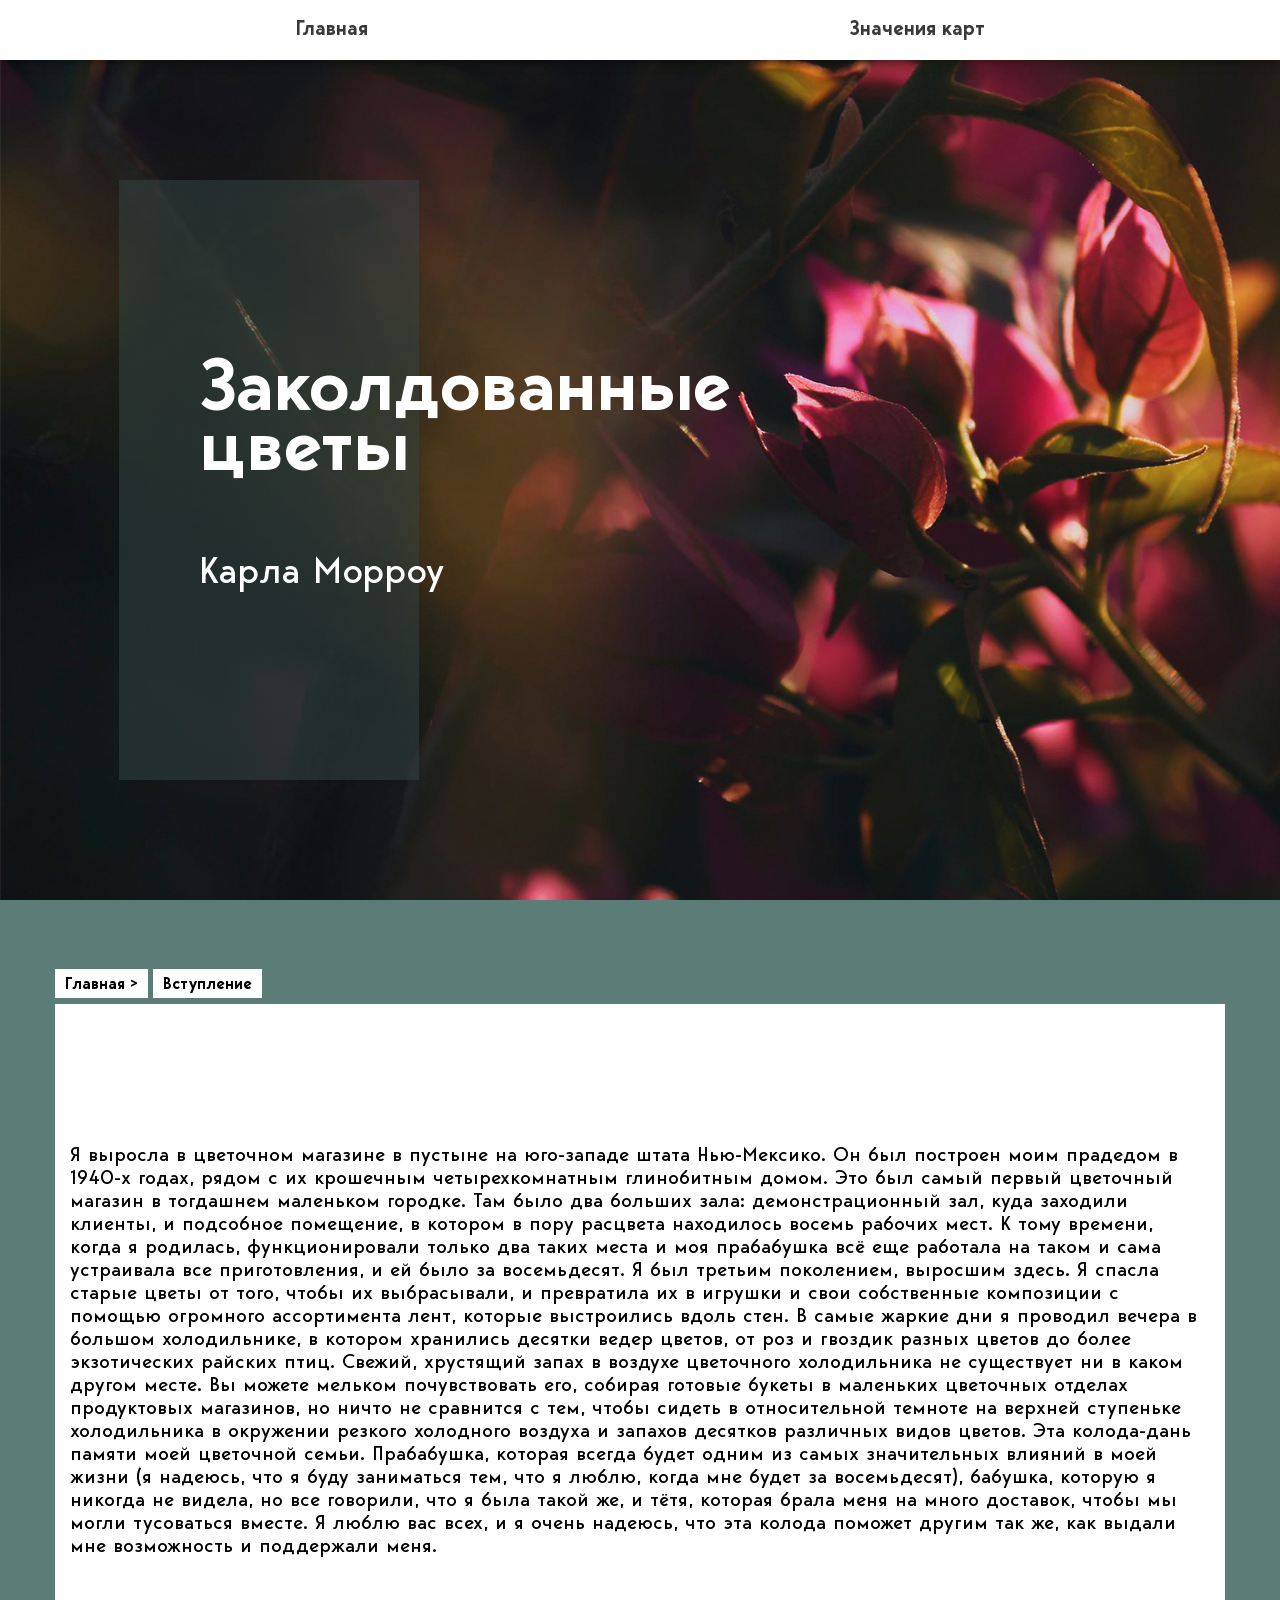
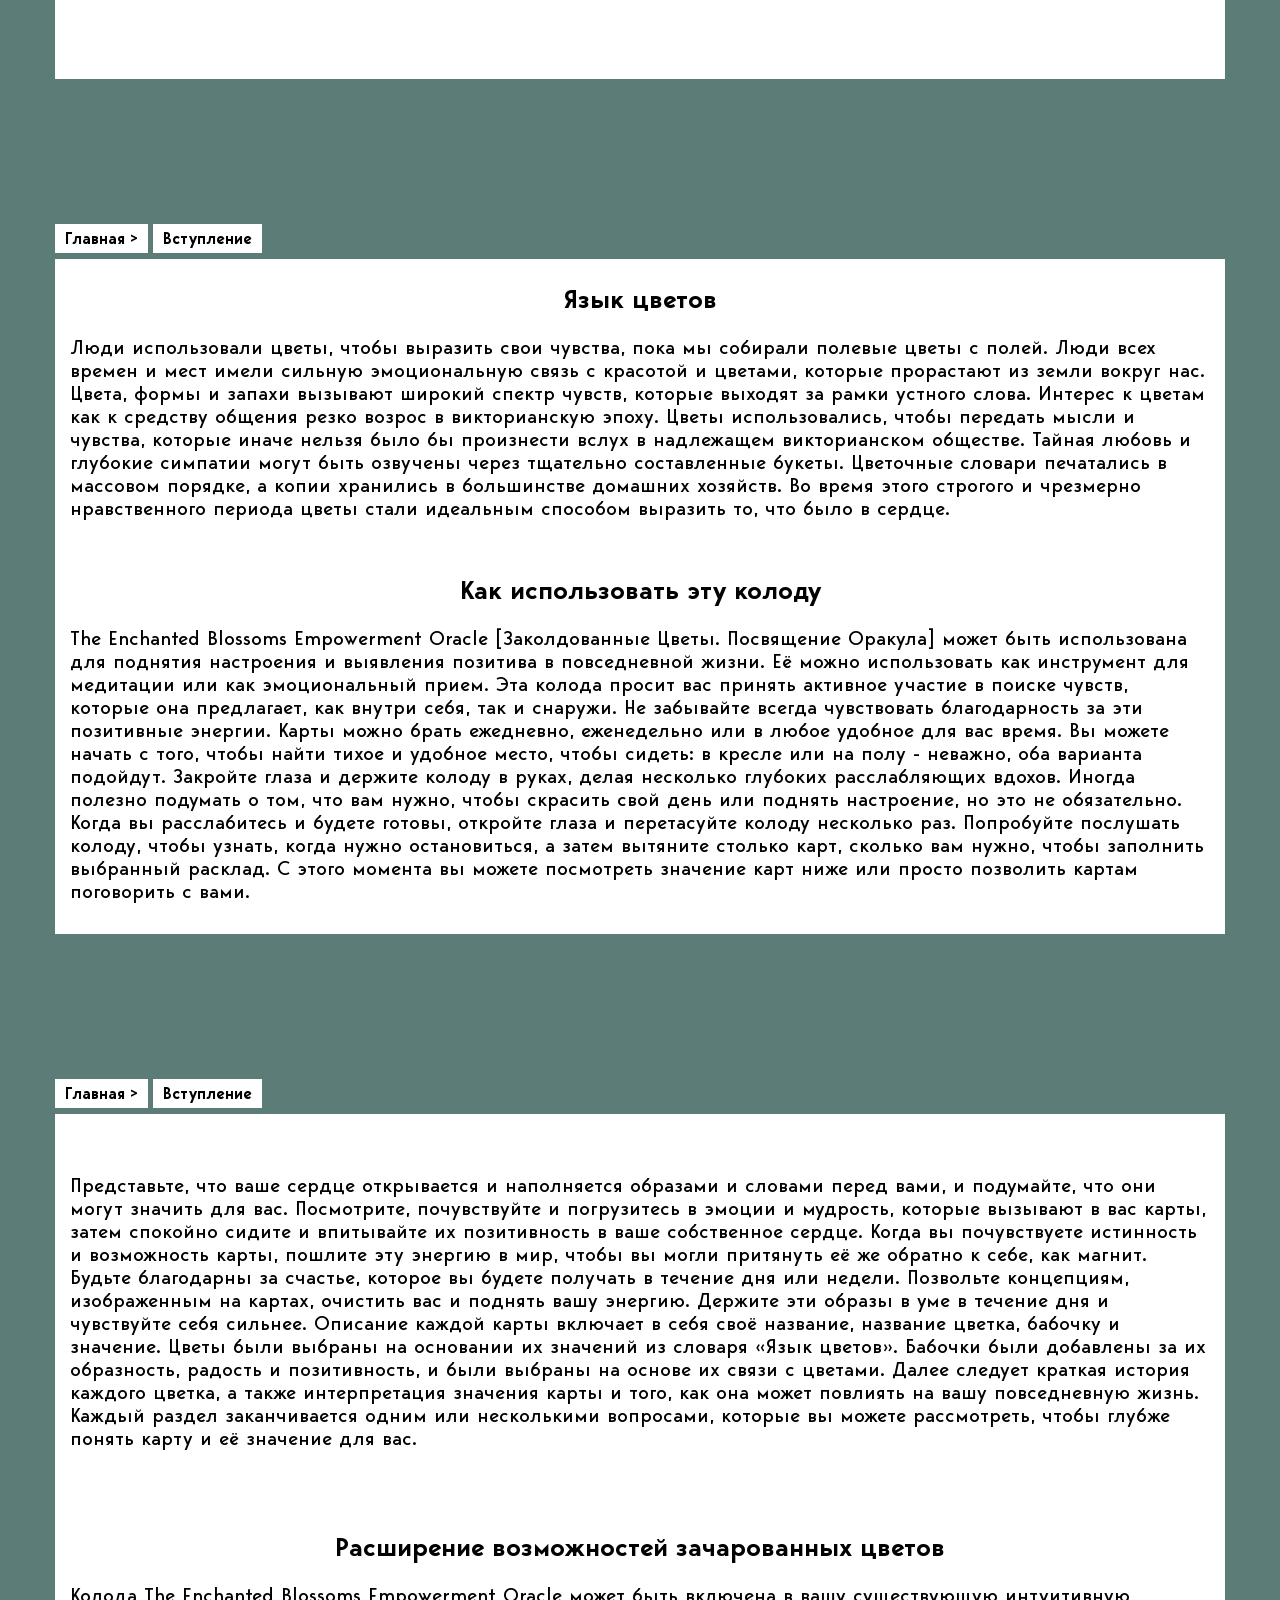
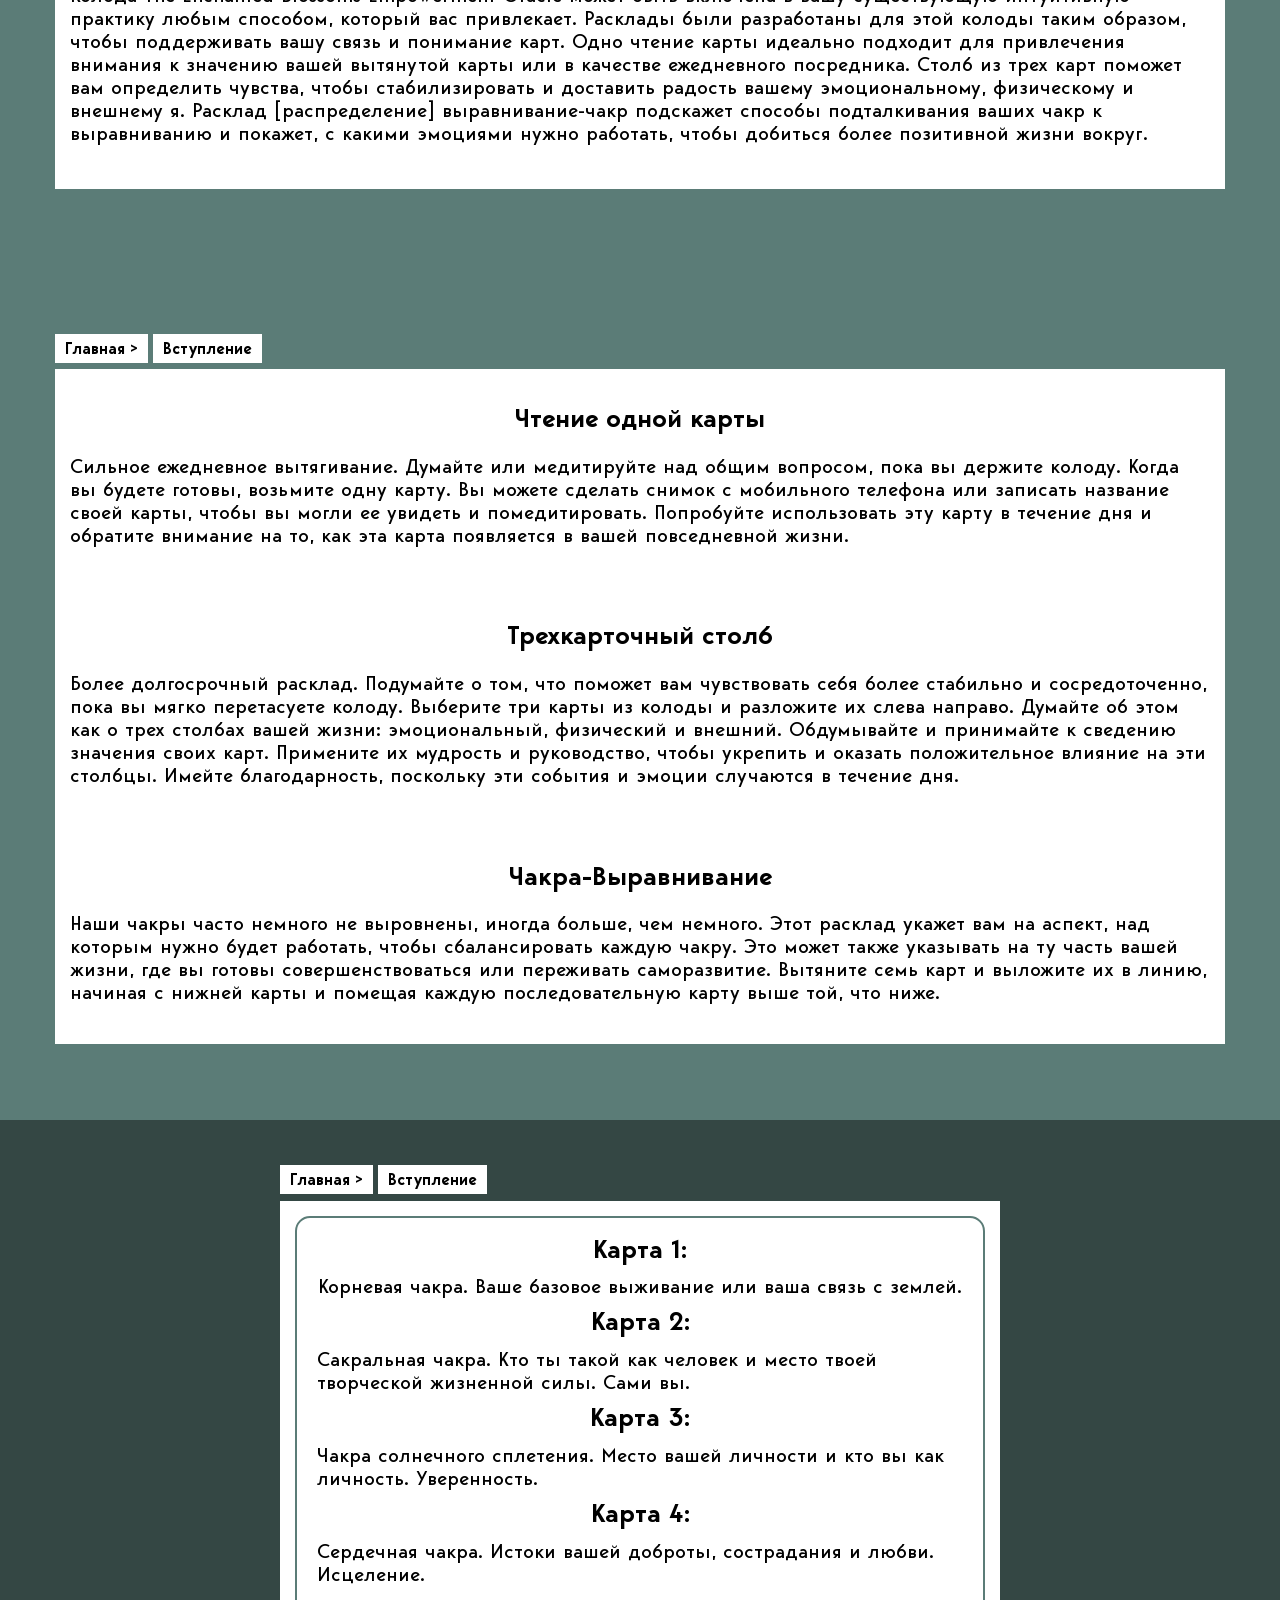
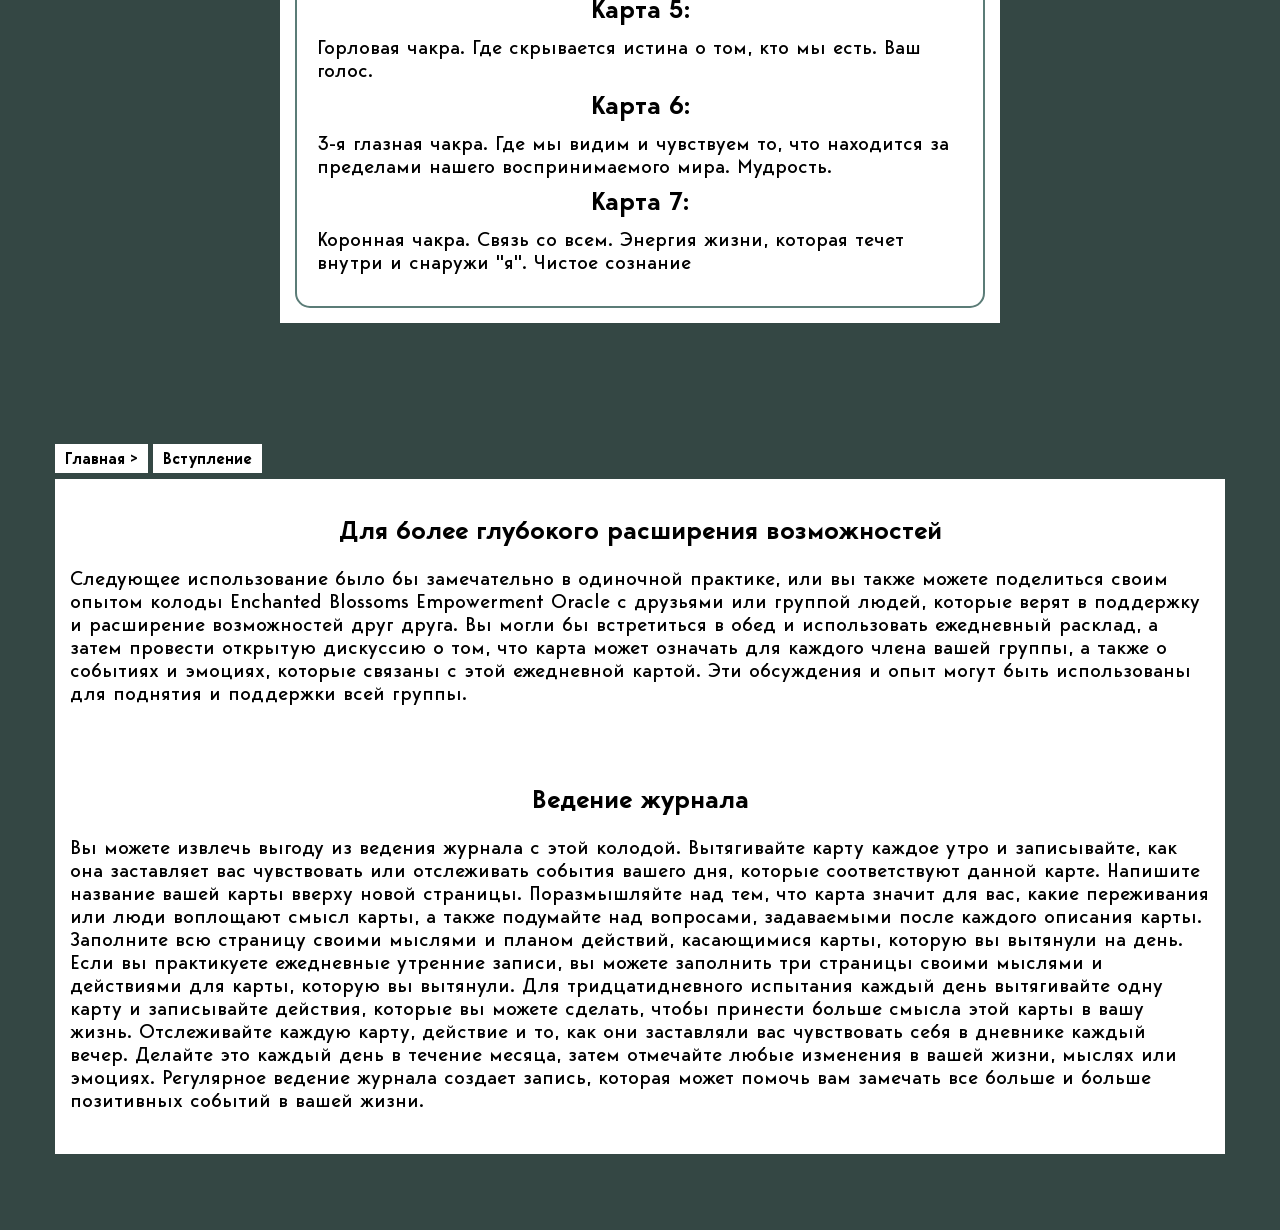
<file: Enchanted/index.html>
<!DOCTYPE html>
<html lang="ru">
<head>
    <meta charset="UTF-8">
    <meta name="viewport" content="width=device-width, initial-scale=1.0">
    <meta http-equiv="X-UA-Compatible" content="ie=edge">
    <link rel="stylesheet" href="css/normalize.css">
    <link rel="stylesheet" href="css/style.css">
    <title>Заколдованные цветы</title>
</head>
<body>
    <header class="header">
        <div class="navbar">
            <div class="container">
                <div class="navbar-wrap">
                    <a href="index.html" class="navbar__item">Главная</a>
                    <a href="map.html" class="navbar__item">Значения карт</a>
                </div>
            </div>
            <!-- /.container -->
        </div>
        <!-- /.navbar -->
        <div class="hero">
            <div class="container">
                <div class="hero-name">
                    <h1 class="hero__title">Заколдованные цветы</h1>
                    <span class="hero__subtitle">Карла Морроу</span>
                </div>
            </div>
            <!-- /.container -->
        </div>
        <!-- /.hero -->
    </header>
    <!-- /.header -->

    <div class="content">
        <div class="container">
            <div class="content__page">
                <span class="content-subtitle">Главная ></span>
                <span class="content-subtitle">Вступление</span>
                <div class="content-text">
                    <div class="content-wrap">
                        <p class="content__paragraph">Я выросла в цветочном магазине в пустыне на юго-западе штата Нью-Мексико. Он был построен моим прадедом в 1940-х годах, рядом с их крошечным четырехкомнатным глинобитным домом. Это был самый первый цветочный магазин в тогдашнем маленьком городке. Там было два больших зала: демонстрационный зал, куда заходили клиенты, и подсобное помещение, в котором в пору расцвета находилось восемь рабочих мест. К тому времени, когда я родилась, функционировали только два таких места и моя прабабушка всё еще работала на таком и сама устраивала все приготовления, и ей было за восемьдесят. Я был третьим поколением, выросшим здесь. Я спасла старые цветы от того, чтобы их выбрасывали, и превратила их в игрушки и свои собственные композиции с помощью огромного ассортимента лент, которые выстроились вдоль стен. В самые жаркие дни я проводил вечера в большом холодильнике, в котором хранились десятки ведер цветов, от роз и гвоздик разных цветов до более экзотических райских птиц. Свежий, хрустящий запах в воздухе цветочного холодильника не существует ни в каком другом месте. Вы можете мельком почувствовать его, собирая готовые букеты в маленьких цветочных отделах продуктовых магазинов, но ничто не сравнится с тем, чтобы сидеть в относительной темноте на верхней ступеньке холодильника в окружении резкого холодного воздуха и запахов десятков различных видов цветов. Эта колода-дань памяти моей цветочной семьи. Прабабушка, которая всегда будет одним из самых значительных влияний в моей жизни (я надеюсь, что я буду заниматься тем, что я люблю, когда мне будет за восемьдесят), бабушка, которую я никогда не видела, но все говорили, что я была такой же, и тётя, которая брала меня на много доставок, чтобы мы могли тусоваться вместе. Я люблю вас всех, и я очень надеюсь, что эта колода поможет другим так же, как выдали мне возможность и поддержали меня.</p>
                    </div>
                </div>
            </div>
        </div>
    </div>

    <div class="content">
        <div class="container">
            <div class="content__page">
                <span class="content-subtitle">Главная ></span>
                <span class="content-subtitle">Вступление</span>
                <div class="content-text">
                    <div class="content-wrap">
                        <h3 class="content__title">Язык цветов</h3>
                        <p class="content__paragraph">Люди использовали цветы, чтобы выразить свои чувства, пока мы собирали полевые цветы с полей. Люди всех времен и мест имели сильную эмоциональную связь с красотой и цветами, которые прорастают из земли вокруг нас. Цвета, формы и запахи вызывают широкий спектр чувств, которые выходят за рамки устного слова. Интерес к цветам как к средству общения резко возрос в викторианскую эпоху. Цветы использовались, чтобы передать мысли и чувства, которые иначе нельзя было бы произнести вслух в надлежащем викторианском обществе. Тайная любовь и глубокие симпатии могут быть озвучены через тщательно составленные букеты. Цветочные словари печатались в массовом порядке, а копии хранились в большинстве домашних хозяйств. Во время этого строгого и чрезмерно нравственного периода цветы стали идеальным способом выразить то, что было в сердце.
                        </p>
                    </div>
                    <div class="content-wrap">
                        <h3 class="content__title">Как использовать эту колоду</h3>
                        <p class="content__paragraph">The Enchanted Blossoms Empowerment Oracle [Заколдованные Цветы. Посвящение Оракула] может быть использована для поднятия настроения и выявления позитива в повседневной жизни. Её можно использовать как инструмент для медитации или как эмоциональный прием. Эта колода просит вас принять активное участие в поиске чувств, которые она предлагает, как внутри себя, так и снаружи. Не забывайте всегда чувствовать благодарность за эти позитивные энергии. Карты можно брать ежедневно, еженедельно или в любое удобное для вас время. Вы можете начать с того, чтобы найти тихое и удобное место, чтобы сидеть: в кресле или на полу - неважно, оба варианта подойдут. Закройте глаза и держите колоду в руках, делая несколько глубоких расслабляющих вдохов. Иногда полезно подумать о том, что вам нужно, чтобы скрасить свой день или поднять настроение, но это не обязательно. Когда вы расслабитесь и будете готовы, откройте глаза и перетасуйте колоду несколько раз. Попробуйте послушать колоду, чтобы узнать, когда нужно остановиться, а затем вытяните столько карт, сколько вам нужно, чтобы заполнить выбранный расклад. С этого момента вы можете посмотреть значение карт ниже или просто позволить картам поговорить с вами. </p>
                    </div>
                </div>
            </div>
        </div>
    </div>


    <div class="content">
        <div class="container">
            <div class="content__page">
                <span class="content-subtitle">Главная ></span>
                <span class="content-subtitle">Вступление</span>
                <div class="content-text">
                    <div class="content-wrap">
                        <p class="content__paragraph">Представьте, что ваше сердце открывается и наполняется образами и словами перед вами, и подумайте, что они могут значить для вас. Посмотрите, почувствуйте и погрузитесь в эмоции и мудрость, которые вызывают в вас карты, затем спокойно сидите и впитывайте их позитивность в ваше собственное сердце. Когда вы почувствуете истинность и возможность карты, пошлите эту энергию в мир, чтобы вы могли притянуть её же обратно к себе, как магнит. Будьте благодарны за счастье, которое вы будете получать в течение дня или недели. Позвольте концепциям, изображенным на картах, очистить вас и поднять вашу энергию. Держите эти образы в уме в течение дня и чувствуйте себя сильнее. Описание каждой карты включает в себя своё название, название цветка, бабочку и значение. Цветы были выбраны на основании их значений из словаря «Язык цветов». Бабочки были добавлены за их образность, радость и позитивность, и были выбраны на основе их связи с цветами. Далее следует краткая история каждого цветка, а также интерпретация значения карты и того, как она может повлиять на вашу повседневную жизнь. Каждый раздел заканчивается одним или несколькими вопросами, которые вы можете рассмотреть, чтобы глубже понять карту и её значение для вас. </p>
                    </div>
                    <div class="content-wrap">
                        <h3 class="content__title">Расширение возможностей зачарованных цветов </h3>
                        <p class="content__paragraph">Колода The Enchanted Blossoms Empowerment Oracle может быть включена в вашу существующую интуитивную практику любым способом, который вас привлекает. Расклады были разработаны для этой колоды таким образом, чтобы поддерживать вашу связь и понимание карт. Одно чтение карты идеально подходит для привлечения внимания к значению вашей вытянутой карты или в качестве ежедневного посредника. Столб из трех карт поможет вам определить чувства, чтобы стабилизировать и доставить радость вашему эмоциональному, физическому и внешнему я. Расклад [распределение] выравнивание-чакр подскажет способы подталкивания ваших чакр к выравниванию и покажет, с какими эмоциями нужно работать, чтобы добиться более позитивной жизни вокруг.</p>
                    </div>
                </div>
            </div>
        </div>
    </div>

    <div class="content">
        <div class="container">
            <div class="content__page">
                <span class="content-subtitle">Главная ></span>
                <span class="content-subtitle">Вступление</span>
                <div class="content-text">
                    <div class="content-wrap">
                        <h3 class="content__title">Чтение одной карты</h3>
                        <p class="content__paragraph">Сильное ежедневное вытягивание. Думайте или медитируйте над общим вопросом, пока вы держите колоду. Когда вы будете готовы, возьмите одну карту. Вы можете сделать снимок с мобильного телефона или записать название своей карты, чтобы вы могли ее увидеть и помедитировать. Попробуйте использовать эту карту в течение дня и обратите внимание на то, как эта карта появляется в вашей повседневной жизни.</p>
                    </div>
                    <div class="content-wrap">
                        <h3 class="content__title">Трехкарточный столб</h3>
                        <p class="content__paragraph">Более долгосрочный расклад. Подумайте о том, что поможет вам чувствовать себя более стабильно и сосредоточенно, пока вы мягко перетасуете колоду. Выберите три карты из колоды и разложите их слева направо. Думайте об этом как о трех столбах вашей жизни: эмоциональный, физический и внешний. Обдумывайте и принимайте к сведению значения своих карт. Примените их мудрость и руководство, чтобы укрепить и оказать положительное влияние на эти столбцы. Имейте благодарность, поскольку эти события и эмоции случаются в течение дня. </p>
                    </div>
                    <div class="content-wrap">
                        <h3 class="content__title">Чакра-Выравнивание</h3>
                        <p class="content__paragraph">Наши чакры часто немного не выровнены, иногда больше, чем немного. Этот расклад укажет вам на аспект, над которым нужно будет работать, чтобы сбалансировать каждую чакру. Это может также указывать на ту часть вашей жизни, где вы готовы совершенствоваться или переживать саморазвитие. Вытяните семь карт и выложите их в линию, начиная с нижней карты и помещая каждую последовательную карту выше той, что ниже.</p>
                    </div>
                </div>
            </div>
        </div>
    </div>
    

    <div class="content dark">
        <div class="container">
            <div class="content__page thin">
                <span class="content-subtitle">Главная ></span>
                <span class="content-subtitle">Вступление</span>
                <div class="content-text">
                    <div class="content-border">
                        <div class="content-wrap">
                            <h3 class="content__title">Карта 1:</h3>
                            <p class="content__paragraph">Корневая чакра. Ваше базовое выживание или ваша связь с землей.</p>
                        </div>
                        <div class="content-wrap">
                            <h3 class="content__title">Карта 2:</h3>
                            <p class="content__paragraph">Сакральная чакра. Кто ты такой как человек и место твоей творческой жизненной силы. Сами вы.
                            </p>
                        </div>
                        <div class="content-wrap">
                            <h3 class="content__title">Карта 3:</h3>
                            <p class="content__paragraph">Чакра солнечного сплетения. Место вашей личности и кто вы как личность. Уверенность.</p>
                        </div>
                        <div class="content-wrap">
                            <h3 class="content__title">Карта 4:</h3>
                            <p class="content__paragraph">Сердечная чакра. Истоки вашей доброты, сострадания и любви. Исцеление.
                            </p>
                        </div>
                        <div class="content-wrap">
                            <h3 class="content__title">Карта 5:</h3>
                            <p class="content__paragraph">Горловая чакра. Где скрывается истина о том, кто мы есть. Ваш голос.</p>
                        </div>
                        <div class="content-wrap">
                            <h3 class="content__title">Карта 6:</h3>
                            <p class="content__paragraph">3-я глазная чакра. Где мы видим и чувствуем то, что находится за пределами нашего воспринимаемого мира. Мудрость.</p>
                        </div>
                        <div class="content-wrap">
                            <h3 class="content__title">Карта 7:</h3>
                            <p class="content__paragraph">Коронная чакра. Связь со всем. Энергия жизни, которая течет внутри и снаружи "я". Чистое сознание</p>
                        </div>
                    </div>
                </div>
            </div>
        </div>
    </div>

    <div class="content dark">
        <div class="container">
            <div class="content__page">
                <span class="content-subtitle">Главная ></span>
                <span class="content-subtitle">Вступление</span>
                <div class="content-text">
                    <div class="content-wrap">
                        <h3 class="content__title">Для более глубокого расширения возможностей</h3>
                        <p class="content__paragraph">Следующее использование было бы замечательно в одиночной практике, или вы также можете поделиться своим опытом колоды Enchanted Blossoms Empowerment Oracle с друзьями или группой людей, которые верят в поддержку и расширение возможностей друг друга. Вы могли бы встретиться в обед и использовать ежедневный расклад, а затем провести открытую дискуссию о том, что карта может означать для каждого члена вашей группы, а также о событиях и эмоциях, которые связаны с этой ежедневной картой. Эти обсуждения и опыт могут быть использованы для поднятия и поддержки всей группы.
                        </p>
                    </div>
                    <div class="content-wrap">
                        <h3 class="content__title">Ведение журнала</h3>
                        <p class="content__paragraph">Вы можете извлечь выгоду из ведения журнала с этой колодой. Вытягивайте карту каждое утро и записывайте, как она заставляет вас чувствовать или отслеживать события вашего дня, которые соответствуют данной карте. Напишите название вашей карты вверху новой страницы. Поразмышляйте над тем, что карта значит для вас, какие переживания или люди воплощают смысл карты, а также подумайте над вопросами, задаваемыми после каждого описания карты. Заполните всю страницу своими мыслями и планом действий, касающимися карты, которую вы вытянули на день. Если вы практикуете ежедневные утренние записи, вы можете заполнить три страницы своими мыслями и действиями для карты, которую вы вытянули. Для тридцатидневного испытания каждый день вытягивайте одну карту и записывайте действия, которые вы можете сделать, чтобы принести больше смысла этой карты в вашу жизнь. Отслеживайте каждую карту, действие и то, как они заставляли вас чувствовать себя в дневнике каждый вечер. Делайте это каждый день в течение месяца, затем отмечайте любые изменения в вашей жизни, мыслях или эмоциях. Регулярное ведение журнала создает запись, которая может помочь вам замечать все больше и больше позитивных событий в вашей жизни. </p>
                    </div>
                </div>
            </div>
        </div>
    </div>


</body>
</html>
</file>
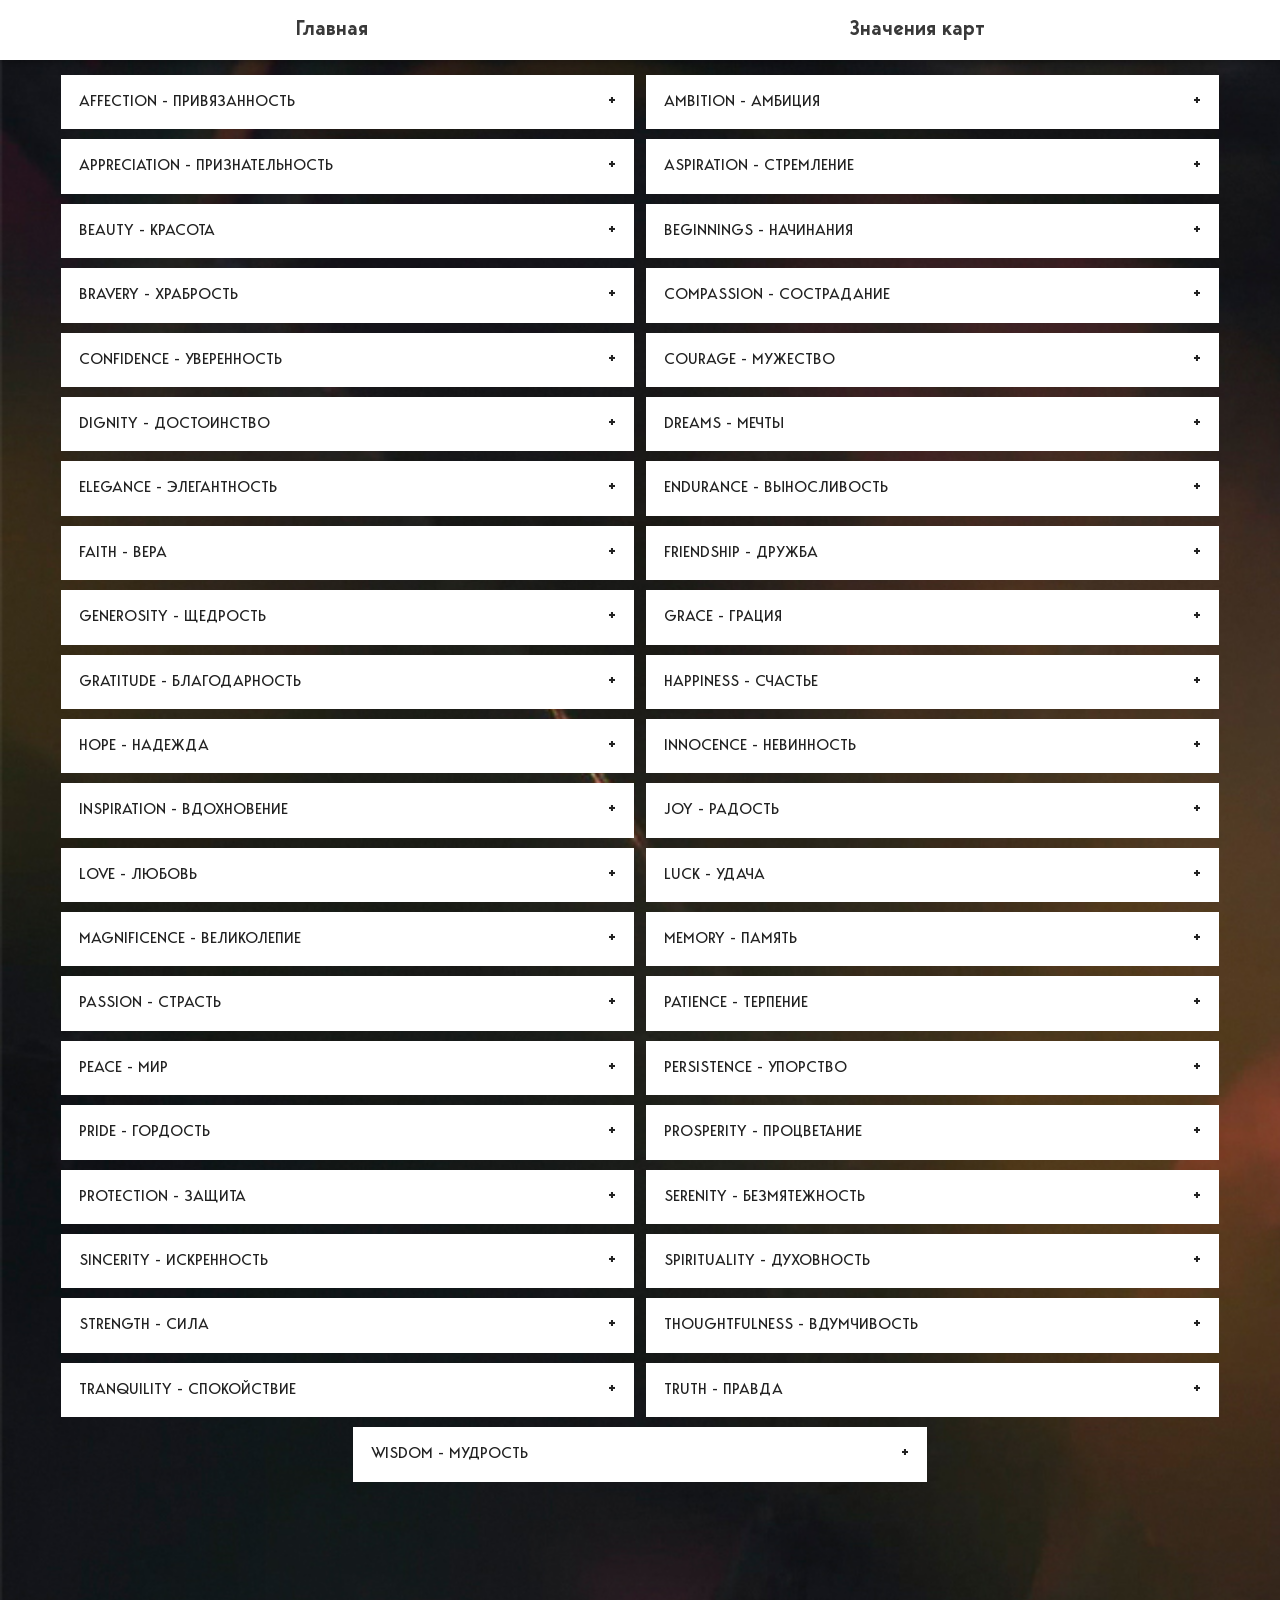
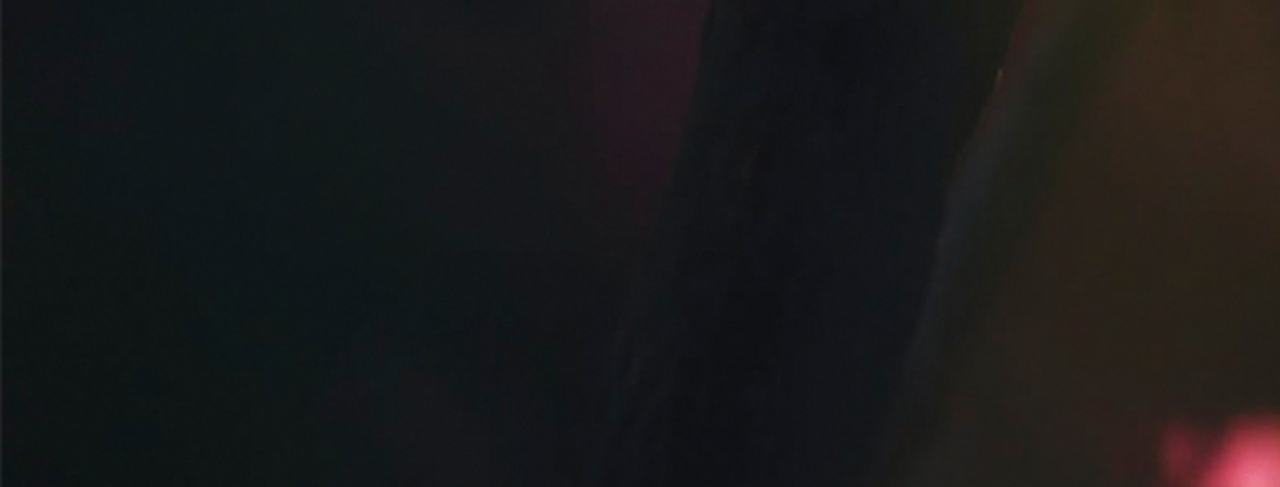
<file: Enchanted/map.html>
<!DOCTYPE html>
<html lang="ru">
<head>
    <meta charset="UTF-8">
    <meta name="viewport" content="width=device-width, initial-scale=1.0">
    <meta http-equiv="X-UA-Compatible" content="ie=edge">
    <link rel="stylesheet" href="css/normalize.css">
    <link rel="stylesheet" href="css/style.css">
    <title>Заколдованные цветы</title>
</head>
<body>
    <header class="header">
        <div class="navbar">
            <div class="container">
                <div class="navbar-wrap">
                    <a href="index.html" class="navbar__item">Главная</a>
                    <a href="map.html" class="navbar__item">Значения карт</a>
                </div>
            </div>
            <!-- /.container -->
        </div>
        <!-- /.navbar -->
        <div class="map">
            <div class="container">
				<div class="map-wrap">
					<div class="map__item">
						<button class="accordion">AFFECTION - ПРИВЯЗАННОСТЬ</button>
						<div class="panel">
  							<p>Цветок: Роза (Rosaceae rosales, Гибридная чайная роза, особенно желтая)
							<br><br>
							Бабочка: Reverdin's Blue (Plebejus argyrognomon)
							<br><br>
							Розы были символом любви на протяжении всей истории человечества. Эта символика сильна в современной культуре, где розы являются синонимом Дня Святого Валентина и подарков романтической любви. Розы были любимым символом греков и римлян и выращивались по всему Ближнему Востоку. Роза всегда пользовалась большим уважением у королей, называвших ее эмблемой, а поэты писали о ней бесконечные стихи. В Викторианскую эпоху, когда появились труды на языке цветов, цвета и значения роз стали более структурированными. Наиболее известна красная роза для любви, но каждый цвет имеет свои значения в спектре любви от товарищества до глубокого обожания. Желтая роза означает чувство дружбы или близости к получателю. Подумайте о тех, к кому вы чувствуете большую теплоту. Это может быть семья, друзья или кто-то в вашей жизни, к кому вы чувствуете привязанность. Есть ли друг, от которого вы давно не слышали, или член семьи, который мог бы воспользоваться быстрым телефонным звонком? Подумайте о человеке, к которому вы испытываете искреннюю и искреннюю привязанность, и протяните ему руку помощи. Дайте им знать, что вы чувствуете. Мы настолько поглощены своей повседневной жизнью, что часто теряем контакт с людьми, которые важны для нас. Будьте тем, кто спровоцирует воссоединение. Вступайте в контакт с теми, кого вы обожаете, и будьте готовы получить эту любовь в ответ. 
							<br><br>
							Кто, как я знаю, питает ко мне большую привязанность, и что это заставляет меня чувствовать?
							</p>
						</div>
					</div>

					<div class="map__item">
						<button class="accordion">AMBITION - АМБИЦИЯ</button>
						<div class="panel">
  							<p>Цветок: Мальва (Alcea)
								<br><br>
								Бабочка: Pinted Lady (Vanessa cardui)
								<br><br>
								Мальва-прекрасное воплощение амбиций, с ее высокими стеблями, вечно тянущимися к небу, и способностью расти в самых разнообразных условиях. Цветы растут прямо на стволе, не разветвляясь, инстинктивно зная, что самая прямая линия-это лучший путь наверх. Родом из Азии и Европы, мальва может вырасти до семи футов, если оставить ее в диком виде в саду. Они цветут в диапазоне цветов от белого до розового, фиолетового и желтого. Мальва веками использовалась в медицине для лечения дыхательных расстройств и воспалений. Есть что-то, чего вы хотели бы достичь, что больше, чем вы сами, и сейчас самое подходящее время, чтобы работать над этим. Подать заявку на эту лучшую должность, начать свой собственный бизнес, запустить новый проект, записаться на учебу или стать добровольцем. Медитируйте о том, к чему вы, возможно, стремитесь. Начните искать шаги или возможности, которые помогут вам достичь ваших жизненных целей. Если вы не уверены, чего хотите, подумайте о том, что вы любите делать, каким бы безумным это ни казалось. Области, которые вы любите, всегда хороши для того, чтобы начать искать то, для чего вы были призваны. Вы будете удивлены возможностями, которые открываются в самых неожиданных местах.
								<br><br>
								Чего я хочу достичь больше, чем то, что я делаю сейчас? 
								<br><br>
								Что я могу сделать со своей жизнью, чтобы каждый день хотеть встать с постели?</p>
						</div>
					</div>

					<div class="map__item">
						<button class="accordion">APPRECIATION - ПРИЗНАТЕЛЬНОСТЬ</button>
						<div class="panel">
  							<p>Цветок: Подсолнух (Heliantbus)
								<br><br>
								Бабочка: Diana Fritillary (Speyeria diana) 
								<br><br>
								Подсолнух - прекрасная метафора признательности. Он тянется к Солнцу и следует его ежедневному пути по небу. Подсолнух, кажется, лелеет солнце и саму жизнь. Родом из Северной Америки, подсолнухи названы из-за их сходства с Солнцем. Их великолепные золотые лепестки струятся из их сияющего центра, как солнечные лучи. Подсолнечник был одомашнен в течение тысяч лет для его семян и масел. Южноамериканские племена поклонялись им как символу своего бога солнца, и они появляются во многих великих произведениях искусства, прежде всего, в «Подсолнухах» Ван Гога. В подсолнухах так много ценного! Подумайте о том, что вы глубоко обожаете, и, в свою очередь, знайте, что вы также обожаемы. Независимо от того, насколько маленьким и незначительным вы себя чувствуете, Вселенная благодарна вам и не создала бы вас, если бы это было не так. Даже у людей, с которыми мы не так дружны, есть аспекты, которым мы можем научиться, вдохновиться или как-то по-другому оценить. В течение дня не забывайте ценить маленькие подарки, будь то мгновения или люди, которые появляются вокруг вас. Сегодня признайте и будьте благодарны за доброту в людях, возможностях и мире. 
								<br><br>
								Кого и что я ценю сегодня? </p>
						</div>
					</div>

					<div class="map__item">
						<button class="accordion">ASPIRATION - СТРЕМЛЕНИЕ</button>
						<div class="panel">
  							<p>Цветок: Горный розовый (Centaurium beyricbii)
								<br><br>
								Бабочка: Large Orange Sulphur (Phoebis agaritbe)
								<br><br>
								Горный розовый цветок, также известный как хинин сорняк, представляет собой группу полевых цветов, которые растут как небольшой куст. Он покрывает равнины, в основном в Техасе и некоторых частях Оклахомы, где они появляются группами, чтобы усеять дикую местность ярко-розовыми, звездообразными цветами с весны до ранней осени. Во время заселения Запада считалось, что они могут вызвать лихорадку, но теперь известно, что они смертельны для пасущихся животных. Хотя горная поросль считается сорняком, она часто украшает альпинарии и ксероскейпы в южных штатах США. Они предпочитают каменистую почву и часто появляются в трещинах валунов, стремясь привнести красоту в сухие безлюдные места. Загляните глубоко внутрь себя и подумайте о том, кем вы хотите быть в своей жизни. Стремление - это не столько то, что вы хотите сделать, сколько то, что вы хотите для себя. Привязывайте себя к большим мечтам и личности, которая больше, чем то, кем вы являетесь в настоящее время. В вас и вашей жизни есть гораздо больше, чем люди видят. Решите познать это и показать. Эта карта побудит вас идти за стремлениями, которые вы держите в своем сердце. Закажите эти концерты или возьмите эти уроки. Вы знаете, кем хотите стать, поэтому определите черты, которые вам нужно воплотить, чтобы стать этим человеком. Вселенная поддерживает и воспитывает тех, кто стремится к достижению своих целей. Почувствуйте уверенность в том, кто вы сейчас и кем вы становитесь. 
								<br><br>
								Кем я стремлюсь быть? Почему?</p>
						</div>
					</div>

					<div class="map__item">
						<button class="accordion">BEAUTY - КРАСОТА</button>
						<div class="panel">
  							<p>Цветок: Орхидея (Orchidaceae)
								  <br><br>
								Бабочка: Yellow Tiger Swallowtail (Papilio glaucus)
								<br><br>
								Благодаря своей симметрии и аромату, каждый аспект орхидеи является воплощением самой красоты. Люди так глубоко подпали под чары орхидеи, что помогли вырастить более чем в два раза больше видов орхидей, чем видов птиц. Когда-то исключительно тропическое цветущее растение, орхидеи теперь можно выращивать практически в любом месте с небольшим уходом. С тысячами разновидностей в каждом цвете радуги, каждый может найти орхидею, которая поет для них. Экзотическая грация, элегантность, деликатность и разнообразие делают её подходящим символом красоты. Эта карта является напоминанием о вашей внутренней и внешней красоте, а также очаровании, которое вы находите в окружающем вас мире. В каждом человеке есть красота, даже когда нам этого не хочется. Изящество руки, изгиб тела или форма бровей - все это может быть изысканным и любимым. Очарование души всегда должно быть священным. Дышите глубоко и приветствуйте любые мысли о том, что вы находите очаровательным в себе. Ибо вы прекрасны. В течение всего дня обратите внимание на артистизм, который окружает вас в богатых цветах неба, свежем аромате травы и элегантных линиях зданий. Признайте их, приветствуйте их и упивайтесь ими. Посмотрите на себя, отраженного в красоте мира. Как мир и сами вы действительно прекрасны. 
								<br><br>
								Какую маленькую красоту я замечаю в окружающем меня мире?
								</p>
						</div>
					</div>

					<div class="map__item">
						<button class="accordion">BEGINNINGS - НАЧИНАНИЯ</button>
						<div class="panel">
  							<p>Цветок: Нарцисс (Narcissus)
								  <br><br>
								Бабочка: Violet Copper (Lycaena belle)
								<br><br>
								Они цветут рано, а затем дремлют с лета до конца зимы. Во многих странах, таких как США, есть весенние праздники, которые отдают дань уважения нарциссам как предвестникам весны. Родом из Средиземноморья, эта луковица процветает в различных условиях, пока почва кислая, а лето сухое и теплое. Начиная с 1600-х годов, популярность нарциссов постепенно распространилась, сначала в соседних странах, а затем дальше и через океаны. Они были введены в США в 1800-х гг. греки были хорошо знакомы с этим растением. Плиний Старший первым записал имя Нарцисс и отметил его целебную природу, а именно его вяжущие свойства и способность вызывать рвоту. Хотя нарциссы ядовиты в своей прямой растительной форме, недавно было обнаружено, что они содержат алкалоид, который помогает в лечении болезни Альцгеймера. Я не могу придумать лучшего цветка для начала, чем нарцисс. Вокруг нас постоянно возникают новые начинания. Каждый раз, когда происходит изменение, появляется шанс для нового творения. Каждый раз, когда что-то проходит, есть шанс начать все заново. Каждый день приносит новый рассвет, шанс начать все сначала и еще одну возможность сделать то, что мы всегда хотели сделать, и быть тем, кем мы хотим быть. Сделайте сегодня рождение человека, которым вы хотите быть. Отпустите прошлое, поблагодарите его за то, что оно помогает вам учиться, расти и начинать все сначала. Неважно, как часто вы падаете, важно только, что вы снова встаете. Никогда не поздно начать все сначала.
								<br><br>
								Над какой новой чертой я могу работать сегодня?
								<br><br>
								Что для меня начинается, и как я могу помочь этому расти?</p>
						</div>
					</div>

					<div class="map__item">
						<button class="accordion">BRAVERY - ХРАБРОСТЬ</button>
						<div class="panel">
  							<p>Цветок: дубовые листья (Quercus robur) 
								  <br><br>
								Бабочка: Purple Hairstreak (Neozepbyrus quercus)
								<br><br>
								Очень немногие деревья имеют такую древнюю или символическую историю, как дуб. Кельты и их друиды - лишь один из примеров многочисленных богов и мифов, которые называют дуб священным. И всегда это могучее дерево связано с силой, выносливостью и храбростью. Жесткие и неподатливые рощи стояли веками. Дубы растут по всему земному шару, причем большинство видов процветает в Северной Америке. Я боялась найти бабочку, которая подошла бы к дубу, но оказалось, что это проще всего. Фиолетовая волосатая бабочка, как известно, откладывает свои яйца на дубовые листья для защиты, которую они предлагают. Какой прекрасный символ храбрости! Храбрость - это не отсутствие страха, а способность продолжать двигаться вперед перед лицом этого страха. Сделайте глубокий вдох и повернитесь лицом к тому, чего вы боитесь. Шагайте вперед, несмотря на ваши тревоги, с высоко поднятой головой в уверенности, даже если вы этого не чувствуете, и продолжайте идти. Единственный способ победить что-либо - это пройти через это. Любое значительное изменение в жизни может быть пугающим, и вы можете постоянно призывать мужество, чтобы оно помогло вам пройти через это. Иногда, чтобы просто пройти через повседневную жизнь, может потребоваться больше смелости, чем другие могут предположить. Знайте и поймите, что в вас действительно есть храбрость. Она может быть скрыта, но она ждет, чтобы её вызвали.
								<br><br>
								Где же проявить больше храбрости?
								<br><br>
								Где я был храбрым в своей жизни?</p>
						</div>
					</div>

					<div class="map__item">
						<button class="accordion">COMPASSION - СОСТРАДАНИЕ</button>
						<div class="panel">
  							<p>Цветок: Бузина (Sambucus)
								  <br><br>
								Бабочка: Large Blue (Phengaris arion)
								<br><br>
								С его маленькими, белыми цветами, распускающимися в пучки пухлых ягод, Бузина была представлена в фольклоре с древних времен до наших современных легенд. Многие традиции связывают Бузину с защитой и духами. Что касается современного мифа, то самой мощной палочкой в серии о Гарри Поттере была палочка, сделанная из бузины. В домашних условиях ягоды используются во многих продуктах и напитках, таких как сердечники и фруктовые пироги. Сострадание - одна из самых сильных и сложных человеческих эмоций. Через сострадание мы не только чувствуем и понимаем чувства и обиды других, но и можем принять эти чувства и помочь облегчить боль. Эта карта - напоминание о том, что нужно дышать и сочувствовать себе и своей ситуации. Не будьте слишком строги к тому, как вы думаете, чувствуете или к вашим внешним целям. Все вещи требуют времени, и иногда нам нужно пространство, чтобы исцелиться, прежде чем мы сможем достичь наших целей. 
								<br><br>
								Как могу я сам больше сострадать и понимать?
								<br><br>
								Кому сегодня нужно мое сострадание?</p>
						</div>
					</div>

					<div class="map__item">
						<button class="accordion">CONFIDENCE - УВЕРЕННОСТЬ</button>
						<div class="panel">
  							<p>Цветок: Гепатика (Hepatica)
								  <br><br>
								Бабочка: Baltimore Checkerspot (Euphydryas phaeton)
								<br><br>
								Греки называли hepatica, или печеночный лист, из-за его листьев, которые имеют три лепестка, как человеческая печень. Ценный и дикий цветок, гепатика растет в Европе, Азии, восточных штатах США и везде, где есть влажная почва и зимний снег. Он обладает высокой устойчивостью к щелочным известняковым почвам и может расти в диапазоне типов света от полного солнца до большей части тени. Когда-то считалось, что это лекарство от болезней печени из-за формы и цвета печени нижней стороны листьев, однако теперь мы знаем, что он ядовит в больших дозах. Уверенность - это знание истины чего-то вне тени сомнения. Эта карта просит вас верить в себя, независимо от того, чего вы сейчас пытаетесь достичь. Верьте в то, кто вы есть и что вы пытаетесь сделать. Двигайтесь по жизни с высоко поднятой головой, будьте уверены в своих истинах, и вы будете поражены теми дверями, которые откроются перед вами. Уравновешенность может быть важнее знания и понимания. Есть много черт, которые вы можете приобрести, но вы должны начать с уверенности.
								<br><br>
								Что я буду делать с уверенностью сегодня?</p>
						</div>
					</div>

					<div class="map__item">
						<button class="accordion">COURAGE - МУЖЕСТВО</button>
						<div class="panel">
  							<p>Цветок: Коровяк (Verbascum)
								<br><br>
								Бабочка: Purple-shot Copper (Lycaena alciphron)
								<br><br>
								Коровяк с его высокими цветущими стеблями веками использовался в народной медицине. Высушенные стебли окунали в воск и использовали в качестве факелов и фитилей для свечей. Они использовались "ведьмами" и против них, в зависимости от мифа. Коровяк ценился за свои вяжущие свойства и использовался как средство от кашля. Его до сих пор используют как чай или мазь. Говорят, что если носить его в кармане, это поможет вам стать более смелым. Пришло время укрепить свое сердце, ум и решимость продолжать жить перед лицом боли, горя или чего-то еще, с чем вы можете столкнуться. Когда вы найдете в себе мужество принять вызов, вы станете сильнее, мудрее и способнее. Каждый шаг, который вы делаете в неизвестность, является смелым, но некоторые из них потребуют больше смекалки, чем другие. Мужество - это семя прогресса, поэтому наберитесь смелости двигаться вперед в своей жизни, смело шагая навстречу своим мечтам и желаниям.
								<br><br>
								Как мне проявлять мужество каждый день?</p>
						</div>
					</div>

					<div class="map__item">
						<button class="accordion">DIGNITY - ДОСТОИНСТВО</button>
						<div class="panel">
  							<p>Цветок: Георгин (Dahlia)
								<br><br>
								Бабочка: Orion (Historis odius)
								<br><br>
								Элегантная георгина родом из Мексики и Гватемалы, где ее издавна использовали в еде и медицине. Считается, что ацтеки использовали его для лечения эпилепсии. Георгины прибыли в Испанию в 1789 году, где они получили свое европейское название в честь шведского ботаника Андреаса Даля. В настоящее время он является фаворитом в букетах и в садах, где его цветение можно увидеть с лета до осени. С одиночными цветами, стоящими высоко и утонченно на длинных стеблях, георгин - воплощение достоинства.
								<br><br>
								Достоинство - это не то, что вам нужно изучать, зарабатывать или копать. Эта карта - напоминание о том, что быть человеком - значит родиться достойным. Это не то качество, которое можно отнять у вас, но это то, чего может не хватать нашему обращению с другими. Таким образом, хотя поведение, политика или комментарий могут быть унизительными, они не могут умалять чье-либо человеческое право на достоинство. Помните, что каждый человек имеет право на то, чтобы к нему относились с добротой и уважением. Независимо от ситуации, в которой вы оказались, знайте свое место в мире и твердо придерживайтесь своего чувства достоинства и действуйте с достоинством.
								<br><br>
								Всегда ли я отношусь к себе с достоинством и поддерживаю свою самооценку?
								<br><br>
								Когда я чувствую, что кто-то пытается отнять у меня мое достоинство, как я могу разрешить свои чувства по отношению к этой ситуации?
								</p>
						</div>
					</div>

					<div class="map__item">
						<button class="accordion">DREAMS - МЕЧТЫ</button>
						<div class="panel">
  							<p>Цветок: Королевский папоротник (Osmunda regalis)
								<br><br>
								Бабочка: Large Grass Yellow (Eurema hecabe)
								<br><br>
								Самые ранние папоротники появились на Земле около 400 миллионов лет назад, и эта разновидность была примерно в начале Юрского периода. Это древнее растение может вырасти до восьми футов в высоту в болотистых местах, и они известны своими высокими золотыми листьями, которые цветут весной. Этот любимый бабочками папоротник имеет множество применений от древних до более современных времен. Он был использован в отварах и припарках, чтобы помочь с различными проблемами, включая шишки, ушибы, падения и желтухи. В Северной Европе волокна использовались в одежде, а споры, как говорили, обладали магической силой. В славянской традиции споры можно было собирать только вечером накануне Пасхи. Они должны были нарисовать на земле круг, окружающий их и растение, и противостоять насмешкам демонов. Если вы соберете споры, вы, в свою очередь, получите власть над демонами и получите все ваши желания и мечты. Эта карта побуждает вас задуматься о том, каковы ваши мечты и как вы можете двигаться вперед в их осуществлении. Даже самые маленькие шаги должны вести вас к вашей мечте.
								<br><br>
								Это может показаться возмутительным, но только у вас есть ключи к тому, чтобы превратить ваши цели в реальность. Никто не может ни диктовать вам ваши надежды и устремления, ни определять их обоснованность. Ваши мечты принадлежат только вам. Мечты ведь не сбываются все сразу. Вы возвращаете их к жизни своими действиями каждый день. Небольшие движения, выполняемые регулярно, в конечном счете создают большое продвижение, и вы столкнетесь со своими мечтами полностью, прежде чем осознаете это. Не существует такой вещи, как успех в одночасье, но вы никогда ничего не добьетесь, если не будете делать регулярных шагов.
								<br><br>
								Какие действия я буду предпринимать, чтобы осуществить свои мечты сегодня?</p>
						</div>
					</div>

					<div class="map__item">
						<button class="accordion">ELEGANCE - ЭЛЕГАНТНОСТЬ</button>
						<div class="panel">
  							<p>Цветок: Лилия (Lilium)
								<br><br>
								Бабочка: Archduke (Lexias Pardalis-самец)
								<br><br>
								Существует японская пословица: "ее стоящая фигура похожа на китайский пион, сидящая фигура похожа на древесный пион, а ходящая фигура похожа на Лилию. Лилия здесь прекрасно изображает изящество и элегантность. Обильно растущие по всему северному полушарию, эти пышные цветы разнообразны по цвету и форме, и каждый год садоводы создают новые сорта. Белая лилия является хорошо известным символом элегантности, и как Флер-де-Лис ассоциируется с геральдикой, религией и политикой во Франции на протяжении многих поколений. Эта стилизованная Лилия была включена в герб семьи Жанны д'Арк, а также во многие гербы королевской семьи.
								Ищите красоту и изящество в своей повседневной жизни, и вы найдете их. Вы можете увидеть изящество в движениях художника, в изгибе цветка или в невинности ребенка. Обратите внимание на тонкое благородство в движении или звуке. Привнесите элегантность в свою жизнь через внимание к своей внешности, способу выполнения задач или способу перемещения по комнате. Небольшие прикосновения могут усилить великолепие в вашей жизни. Украсьте комнату цветами, наденьте красивую одежду и съешьте еду из тонкого фарфора. Добавление элегантности в вашу жизнь поднимет ваше настроение и привлечет ваше внимание к красоте вокруг вас.
								<br><br>
								Что такое элегантность в моей жизни?
								<br><br>
								Как я могу привнести больше элегантности в свой мир?
								</p>
						</div>
					</div>

					<div class="map__item">
						<button class="accordion">ENDURANCE - ВЫНОСЛИВОСТЬ</button>
						<div class="panel">
  							<p>Цветок: Кактус (Cactaceae)<br><br>
								Бабочка: Pipevine Swallowtail (Battus philenor)
								<br><br>
								Существуя там, где немногие другие растения или животные могут, кактусы явно развились для выносливости. Народы Нового Света использовали кактус в качестве источника пищи и воды более 15 000 лет назад, и сегодня он появляется на мексиканском гербе. Кактусы эволюционировали, чтобы быть одними из самых выносливых растений на земле. Прекрасно развитые для пустынных регионов, некоторые кактусы имеют потрясающие цветы, которые цветут только во время кратковременных сезонов дождей и быстро отмирают, как только дожди прекращаются. Другие могут поглощать сотни галлонов воды, чтобы использовать ее в более сухое время. Медленно растущий кактус может выдержать самую сухую погоду и изнуряющую жару солнца. Укрепите свою решимость и держите взгляд на конечной цели. Ваш путь может стать каменистым и трудным, но наличие терпения, чтобы вынести все, что может прийти, обеспечит вам добраться туда, где вы хотите быть. Выносливость будет вашей гарантией, когда вдохновение и волнение потерпят неудачу. Призывайте решимость двигаться вперед, что бы ни бросала вам жизнь. Оставайтесь сосредоточенными, делайте то, что должно быть сделано, и награды последуют.
								<br><br>
								Какие текущие проблемы можно преодолеть с помощью выносливости?
								</p>
						</div>
					</div>

					<div class="map__item">
						<button class="accordion">FAITH - ВЕРА</button>
						<div class="panel">
  							<p>Цветок: цветок страсти (Пассифлора) <br><br>
								Бабочки: Gulf Fritillary (Agraulis vanillae)
								<br><br>
								Эта виноградная лоза произрастает в основном в Центральной и Южной Америке, а также В Мексике, благодаря своему уникальному цветку и плодам. В Викторианскую эпоху цветок высоко ценился, и создание гибридов было популярным хобби. Цветок страсти является символом богов и пророков в различных культурах. В христианстве власть связана со Страстями Христовыми. В Индии он символизирует борьбу между пятью братьями Пандавами и их борьбу против армии из 100 человек. Кришна - это центр, который удерживает их вместе, и синева цветка отражает его ауру. Доверьтесь не только высшей силе, если это ваш выбор, но и себе и своему племени. Верьте в свои способности и свое будущее. Жизнь может быть болезненной, и иногда вера - это единственное, что заставляет вас идти и держаться. Верьте не только в высшую силу, если это ваш выбор, но и в себя и свое племя. Верьте в свои способности и свое будущее. Жизнь может быть болезненной, и иногда вера-это единственное, что заставляет вас идти и стоять прямо. Убежденность может быть чрезвычайно мощной силой в вашем уме, сердце и жизни, и ваша уверенность может быть маяком, когда не видно никакого другого света. Когда все остальное вас подводит, будьте верны себе, своему видению и своей вере.
								<br><br>
								Что у меня есть, кроме всего прочего?
								<br><br>
								Как я могу иметь больше веры в себя?</p>
						</div>
					</div>
					<div class="map__item">
						<button class="accordion">FRIENDSHIP - ДРУЖБА</button>
						<div class="panel">
  							<p>Цветок: Фрезия (Freesia)<br><br>
								Бабочка: Green-Veined Charaxes (Haraxes Candiope)
								<br><br>
								Фрезии возникли вокруг мыса Доброй Надежды на восточной стороне Южной Африки. Как невероятно ароматная сила, они в основном выращиваются в декоративных садах и являются популярным цветком в свадебных букетах. Масло, собранное из фрезий, используется в мыле, свечах и духах и, как говорят, обладает тонизирующим действием.
								<br><br>
								Честный и верный друг поставит ваше счастье выше дружбы и вдохновит вас жить в соответствии с вашим наивысшим потенциалом. Взращивайте дружбу, которая будет держать вас в ответе перед вашим Высшим Существом и будет мягким местом, чтобы приземлиться, если вы споткнетесь. Шаг первый - быть хорошим другом самому себе. Возьмите на себя ответственность за то, чтобы быть лучшим человеком, которым вы можете быть - ради себя. Делая это, вы будете общаться с людьми, которые ответят вам взаимностью. Вы заслуживаете компаньонов, которые помогут вам достичь ваших целей, примут вас такими, какие вы есть, и вдохновят вас на те же самые черты. Признавайте и цените эти качества в других. Возможно, вам придется любить тех, кто не имеет такого рода обязательств по отношению к вам издалека.
								<br><br>
								Кто мои самые близкие друзья?
								<br><br>
								Как я могу быть лучшим другом?
								<br><br>
								Что мне нужно от моих друзей и как я могу помочь им удовлетворить их потребности?</p>
						</div>
					</div>

					<div class="map__item">
						<button class="accordion">GENEROSITY - ЩЕДРОСТЬ</button>
						<div class="panel">
  							<p>Цветок: жимолость (Lonicera caprifolium)<br><br>

								Бабочка: White Admiral (Limenitis Artemis)
								<br><br>
								Своим сладким нектаром, напоминающим нам о прошедшем лете, жимолость в основном является родиной Китая. Здесь культивируется более половины видов. Его усики использовались для изготовления веревок и корзин на протяжении веков и до сих пор используются для этой цели любителями, которые любят работать с натуральными материалами. Кусты жимолости используются в садах для привлечения колибри и бабочек, и она может расти щедро и ненасытно. Считается, что ношение жимолости поднимает дух и поощряет щедрость. В "сне в летнюю ночь" Шекспир пишет: "спи, и я заключу тебя в свои объятия. Феи, уходите, и будьте все пути прочь. Так же мягко сплетается древесина и сладкая жимолость. "
								<br><br>
								Щедрая жизнь и помощь другим могут дать вам чувство цели и привести к более долгой и здоровой жизни. Сначала отдавайте вместе с собой. Находите мелочи, которые поднимут не только ваше настроение, но и вашу душу. Эта карта может появиться потому, что вы были так поглощены ежедневной рутиной, что забыли позаботиться о себе. Посвятите себя тому, что делает вас счастливыми каждый день. Речь идет не о том, чтобы потакать каждому капризу, а о том, чтобы делать несколько маленьких вещей, которые заставляют вас чувствовать себя хорошо, ничего не беря от других. Как только вы дадите себе радость, вы можете начать делиться ею с другими. Будьте альтруистичны со своими деньгами, имуществом или временем. Чем больше вы отдаете, тем больше вы должны отдавать.
								<br><br>
								Как я могу быть более щедрым по отношению к себе и другим?
								<br><br>
								Что я могу предложить?</p>
						</div>
					</div>

					<div class="map__item">
						<button class="accordion">GRACE - ГРАЦИЯ</button>
						<div class="panel">
  							<p>Цветок: Желтый Жасмин (Gelsemium sempervirens)<br><br>
								Бабочка: Two-Tailed Pasha (Charaxes jasius)
								<br><br>
								Красота и изящество цветов жасмина ошеломляют. Однако все части этого растения могут быть чрезвычайно ядовитыми. Даже прикосновение к нему может вызвать аллергическую реакцию на коже. Тем не менее, этот сладкий ароматный цветок культивировался в течение многих лет в тропических регионах Америки. Аромат жасмина не может быть продублирован химически, поэтому его собирают для изготовления масел и духов. Жасмин всех видов часто выращивают на палубах и под окнами, поэтому его ароматом можно наслаждаться, когда он проникает в поздний зимний воздух. Жизнь в благодати - это сложное и глубоко эмоциональное переживание. Она включает в себя открытие себя и принятие всех радостей и даров жизни, включая любовь, сострадание, прощение и благодарность. Благодать - это мера хорошо прожитой жизни. Стремитесь к вершине того, кем вы должны быть, не обремененные тяжестью жизни. Эта карта призывает вас отпустить запреты и довериться высшей силе, которая приведет вас туда, где вы должны быть. Примите себя полностью, с недостатками и дарами, и будьте благодарны за все переживания и эмоции. Они делают нас по-настоящему живыми и помогают создать удивительную личность, которой мы являемся.
								<br><br>
								Как я сейчас живу в благодати?
								<br><br>
								Как я могу стать лучше?</p>
						</div>
					</div>

					<div class="map__item">
						<button class="accordion">GRATITUDE - БЛАГОДАРНОСТЬ</button>
						<div class="panel">
  							<p>Цветок: колокольчик (Hyacinthoides non-scripta)<br><br>
								Бабочка: Brimstone (Gonepteryxrhamni)
								<br><br>
								Немногие цветы вызывают в памяти волшебство и фей больше, чем колокольчики. Эти голубые трубообразные цветы, растущие на огромных струящихся коврах в лесистых районах от Испании до Британских островов, издавна были связаны с царством фей. Чтобы призвать волшебные королевства ко двору, говорят, что эти волшебные наперстки будут звенеть, и что выбор колокольчика может быть катализатором несчастья от фей. Несмотря на это, сок из колокольчиков использовался в качестве клея для ранних переплетных работ и крепления навески на стрелы. В более современные времена химические вещества, обнаруженные в колокольчиках, были протестированы в лечении как ВИЧ, так и рака. Колокольчики очень популярны в лесистых садах за их уникальный внешний вид и способность быстро размножаться. Благодарность - одна из самых сильных эмоций, которыми обладают люди. Эта карта призывает вас остановиться и быть глубоко благодарными за все в вашей жизни. Признайте людей, вещи, переживания и эмоции, с которыми вы сталкиваетесь ежедневно. Все это происходит ДЛЯ вас, а не С вами. 
								<br><br>
								Чем более радостное приятие вы проявите по отношению к позитивным вещам в вашем мире, тем больше позитивных вещей вы увидите и испытаете. Чем больше вы благодарны за свои переживания, тем больше Вселенная будет благодарить вас в ответ. Будьте благодарны за то, кто вы есть, и за то, что у вас есть. Как только вы увидите величие своей жизни, вы можете начать фокусироваться на благодарности, и она будет умножаться.
								<br><br>
								Как я могу проявлять эту благодарность как можно чаще?
								<br><br>
								За что я благодарен?
								</p>
						</div>
					</div>

					<div class="map__item">
						<button class="accordion">HAPPINESS - СЧАСТЬЕ</button>
						<div class="panel">
  							<p>Цветок: Кореопсис (Coreopsis tinctoria)<br><br>
								Бабочка: Common Buckeye (Junonia coenia)
								<br><br>
								Эти жизнерадостные маргаритки, похожие на цветы, поднимают двухцветные лепестки с темно-красными или коричневыми центрами и золотисто-желтыми концами. Кореопсис растет в диком виде по всей Южной, Центральной и Северной Америке и является государственным цветком Флориды. Он растет в полях, вдоль обочин дорог, и довольно популярен в ксерискейпах или естественных садах. У коренных и пограничных народов было много применений для этого цветка, включая красители и чаи , и считалось, что наполнение вашего матраса кореопсисом будет держать клопов подальше. Зуни также использовали его, чтобы способствовать рождению младенцев женского пола. Летом цветущий и толерантный ко многим различным условиям, кореопсис в настоящее время является фаворитом в садах и горшках в Китае. Наслаждайтесь мелочами в жизни. Быть счастливым - это выбор, а не место назначения. С помощью некоторых полезных подсказок и тщательного планирования, теперь вы можете выбрать, чтобы быть более жизнерадостным. Ищите маленькие радости, такие как хороший чай, красивые цветы, хороший смех с друзьями или любимый фильм. Совершайте ежедневные прогулки и находите время, чтобы посмотреть на звезды. Играйте больше - пусть даже на несколько мгновений. Обязательно создавайте время для себя и тех вещей, которые приносят вам радость каждый день. Чем больше действий вы предпримете для достижения своего счастья, тем прочнее укоренятся эти приятные привычки.
								<br><br>
								Что делает меня счастливым?
								<br><br>
								Что я могу сделать для своего долгосрочного счастья?
								</p>
						</div>
					</div>

					<div class="map__item">
						<button class="accordion">HOPE - НАДЕЖДА</button>
						<div class="panel">
  							<p>Цветок: Боярышник (Crataegus monogyna)<br><br>
								Бабочка: Black-Veined White (Aporia crataegi)
								<br><br>
								Родом из Европы, Северо-Западной Африки и Западной Азии, боярышник так же широко распространен, как и фольклор, который его окружает. Священный для волшебного народа и символ надежды, считается невезением срезать ветки или срывать цветы с боярышника, так как это расстраивает фей, живущих на дереве. Несмотря на это, и цветы, и ягоды использовались в желе и винах. Цветы боярышника использовались на греческих свадьбах и в качестве вампирских кольев жителями Сербии и Хорватии. Современные исследования изучают применение боярышника в лечении хронической сердечной недостаточности и сердечно-сосудистых заболеваний. Каким бы темным ни был твой путь, надежда поможет тебе пройти его. Надежда - это знание того, что проблемы, с которыми вы работаете, разрешатся для большего блага, и все трудности, с которыми вы столкнетесь, будут того стоить. Надежда - это свет в конце туннеля, и причина, по которой мы продолжаем делать то, что делаем. Надежда вдохновляет на действие, и иногда она может быть единственной вещью, которая заставляет вас двигаться. Верьте, что Вселенная хочет, чтобы Вы были счастливы и трудились ради ваших радостей, даже в самые худшие времена. Храните в своем сердце знание, что вы достигнете своей цели, и мир станет лучше для вас.
								<br><br>
								Каким образом я ношу надежду в своем сердце?</p>
						</div>
					</div>

					<div class="map__item">
						<button class="accordion">INNOCENCE - НЕВИННОСТЬ</button>
						<div class="panel">
  							<p>Цветок: Маргаритка (Bellis perennis)<br><br>
								Бабочка: Peacock (Inachis io)
								<br><br>
								Игривая и похожая на ребенка Маргаритка ассоциировалась с детьми и материнством на протяжении многих поколений. Букеты ромашек были подарены молодым матерям с древнескандинавских времен, причем ромашки были священным цветком Фрейи, богини плодородия и любви. Слово "Маргаритка" - это эволюция "дневных глаз", подходящее описание для этого цветка, который закрывается ночью и снова открывается с Солнцем. Появилось множество высказываний, касающихся ромашек. Если ты выглядишь свежим, как маргаритка, значит, ты хорошо выспался. "Опси-Дейзи" и другие производные развились из "Вверх по Маргаритке" термин, который можно проследить до 1700-х гг. термин использовался для того, чтобы уговорить маленьких детей подняться после падения, еще больше привязывая цветок к невинности. Эта карта просит вас двигаться по жизни с широко раскрытыми глазами с невинностью и удивлением. Откажитесь от мысли, что вы знаете все и испытываете жизнь, как будто это ваш первый раз. Проведите день, не замечая неконструктивных вещей, которые делают люди, или негатива в мире. Скорее, сделайте сознательный выбор, чтобы не видеть ничего, кроме замечательных вещей, которые делают люди, и всей красоты мира. Поразитесь тысячам маленьких чудес вокруг вас каждый день. Проводите время с детьми, чтобы вы могли вспомнить, как мир выглядит их глазами. Вы обнаружите так много удивительных моментов вокруг вас, когда будете наблюдать за ними.
								<br><br>
								Как добавить детскую невинность в мою повседневную жизнь?</p>
						</div>
					</div>

					<div class="map__item">
						<button class="accordion">INSPIRATION - ВДОХНОВЕНИЕ</button>
						<div class="panel">
  							<p>Цветок: Люпин (Lupinus)<br><br>
								Бабочка: Goatweed Leafwing (Anaea andria)
								<br><br>
								Люпин означает "волки", так как давным-давно считалось, что это растение вытягивает питательные вещества из почвы. Эта концепция была доказана ложной в римский период, когда они начали использовать цветок для удобрения и добавления питательных веществ в перегруженную почву. Это более просвещенное использование позволило люпину процветать и культивироваться в Северной Европе в конце 1800-х гг. Люпин является бобовым, и его семена были съедены в течение тысяч лет. Люпины в последнее время стали широко использоваться в качестве безглютеновой муки с высоким содержанием белка. Люпины цветут летом и приглашают вас бездельничать теплыми вечерами, представляя себе все удивительные вещи, которые вы хотите сделать со своей жизнью. Уделите некоторое время тишине, чтобы прислушаться к своему внутреннему " я " в поисках озарения и вдохновения. Если у вас есть проблемы с этим, потратьте некоторое время, чтобы пополнить свой колодец. Исследуйте и интегрируйте идеи и опыт в свою повседневную жизнь, которые соответствуют том, чего вы хотите достичь. Смотрите на искусство и слушайте музыку. Фиксируйте и записывайте ваши случайные и блуждающие мысли. 
								<br><br>
								Вдохновение может прийти в любое время, завернутое во все вещи, если мы открыты и ждем, чтобы получить его.
								<br><br>
								Как я могу открыться вдохновению?
								<br><br>
								Что я делаю, чтобы наполнить свой колодец?</p>
						</div>
					</div>

					<div class="map__item">
						<button class="accordion">JOY - РАДОСТЬ</button>
						<div class="panel">
  							<p>Цветок: Гербера Дейзи (Гербера) <br><br>
								Бабочка: Pearl Emperor (Charaxes varanes)
								<br><br>
								Немногие цветы воплощают радость более полно, чем Маргаритка Гербера. Его единственная цель-принести счастье и радость через сады или как срезанные цветы, и он часто дается, чтобы украсить чей-то день. Они являются пятым по популярности цветком в мире, и их большие цветущие лепестки в радуге теплых цветов являются идеальным аттракционом для пчел и бабочек. Родом из Африки, селекционное разведение и культивирование началось в Англии в 1890-х гг. тридцать лет спустя он прибыл в Америку, где он во Флориде и Калифорнии.
								Счастье обычно вызывается чем-то вне нас самих. Радость культивируется изнутри. Эта карта просит вас прислушаться к своему сердцу и отключить голову. Есть способы построить фундамент для блаженства. Ведите дневник о том, что вызывает положительные эмоции, переживайте красоту и учитесь принимать себя таким, какой вы есть и что вам предназначено делать в этой жизни. Работайте над тем, чтобы больше соприкасаться и принимать свое истинное "я", и за этим последует радость. Радость обнаруживается и нарастает в вашем сердце, и ее не следует отягощать умами и угощениями. 
								<br><br>
								Что приносит мне такую чистую радость, что я чуть не плачу?
								<br><br>
								В каких мелочах я могу заметить то, что приносит мне радость?
								</p>
						</div>
					</div>

					<div class="map__item">
						<button class="accordion">LOVE - ЛЮБОВЬ</button>
						<div class="panel">
  							<p>Цветок: Сирень (Syringa)<br><br>
								Бабочка: Veined Jay (Graphium Bath)
								<br><br>
								Красота и пьянящий аромат сирени есть у людей уже тысячи лет. В греческой мифологии Пан использовал полый тростник сиреневого куста, чтобы создать первую трубку пана, не понимая, что куст был нимфой Сирингой, за которой он гнался. В России считается, что держание веточки сирени над новорожденным младенцем приносит мудрость. Сирень была представлена на картинах некоторых из самых известных импрессионистов 20-го века. Запах сирени - главная причина, по которой он был разнесен по всем землям. Он остается популярным ароматом для нашего тела и дома с шампунями, свечами, мылом и многим другим, окутывая нас ароматом сирени. Когда эта карта появляется, это напоминание не только о том, чтобы радоваться другим, но и о том, чтобы любить себя. Обожайте то, кто вы есть и что вы делаете. Убедитесь, что ваши действия и мысли соответствуют любви и привязанности, и она будет расти. Вы не натыкаетесь на любовь к себе, это то, что вы культивируете и практикуете ежедневно. Используйте только добрые слова, когда говорите и думайте сами с собой. Побалуйте себя, сходите на свидание или запланируйте какое-то время только для того, чтобы сделать то, что вам нравится. Посвящение времени и заботы себе означает, что вы будете иметь столько много любви, сколько также получать.
								<br><br>
								Как я могу лучше любить себя и тех, кто меня окружает?
								</p>
						</div>
					</div>

					<div class="map__item">
						<button class="accordion">LUCK - УДАЧА</button>
						<div class="panel">
  							<p>Цветок: Колокольчики Ирландии (Moluccella laevis) <br><br>
								Бабочка: Bicolor Commodore (Parasarpa zayla)
								<br><br>
								Несмотря на свое общее название, этот цветок с высоким стеблем возник в Восточном Средиземноморье и является членом семейства мятных. Колокольчики Ирландии используются в срезанных цветочных композициях и в качестве фона в садах из-за их высоты. Они приобрели популярность в Викторианскую эпоху благодаря их связи с удачей и часто давались тем, кто нуждался в неожиданной удаче. 
								Сама удача окутана тайной и суеверием. Иногда мы думаем, что единственная наша удача - это невезение, и когда кому-то везет, его успех приписывается случайности, а не всей его тяжелой работе, ведущей к этому моменту. Правда об удаче заключается в том, что мы должны быть готовы к ней, когда она случается. Будьте открыты для незапланированных ситуаций и переживаний, которые могут стать случайными случаями. Быть в нужном месте в нужное время часто происходит от посева семян, которые привели вас туда, и быть готовым воспользоваться возможностью, когда она приходит. Удача показывает свое лицо здесь, чтобы сказать вам быть более открытым и слушать все, что может подтолкнуть вас в направлении вашей мечты. Будьте бдительны, готовы и продолжайте сажать.
								<br><br>
								Какие ситуации я могу создать, чтобы привлечь больше удачи?
								</p>
						</div>
					</div>

					<div class="map__item">
						<button class="accordion">MAGNIFICENCE - ВЕЛИКОЛЕПИЕ</button>
						<div class="panel">
  							<p>Цветок: Райская Птица (Strelitzia reginae)<br><br>
								Бабочка: Common Mother-of-Pearl (Protogoniomorpha parhassus)
								<br><br>
								Райские птицы, также известные как журавлиный цветок, являются одним из самых уникальных и великолепных растений, выращиваемых в садах сегодня. Первоначально из Южной Африки, они распространились в Европу в конце 1700-х годов и с тех пор культивируются по всему миру. Они очень хорошо работают в солнечную, теплую погоду, а их густая кустистая основа и высокие цветочные головки означают, что их можно использовать в качестве декоративной центральной части, а также в качестве почвопокровного покрытия. Их толстые, твердые стебли и головки делают их идеально приспособленными для опыления певчими птицами, которые садятся на клювообразную головку и пьют нектар из лепестков. По мере того как они пьют, сила раскрывается, чтобы выпустить пыльцу на ноги и грудь птицы, которую они затем переносят от цветка к цветку. 
								Великолепие определяется как впечатляюще красивый, сложный, экстравагантный и поразительный. Эта карта ставит перед вами задачу определить, что значит жить величественной жизнью и активно выходить и жить ею. Как вы можете жить полно и чудесно? Делайте маленькие и большие дела, которые приведут вас к великолепию, не заботясь о том, что думают другие. Включите больше того, что вы чувствуете, чтобы быть славным в вашей повседневной жизни, так что ваша жизнь не просто велика, но великолепна!
								<br><br>
								В каком смысле я великолепен?
								<br><br>
								Что я могу сделать великолепно?</p>
						</div>
					</div>

					<div class="map__item">
						<button class="accordion">MEMORY - ПАМЯТЬ</button>
						<div class="panel">
  							<p>Цветок: незабудка (Myosotis) <br><br>
								Бабочка: Butterfly: New Zealand Red Admiral (Vanessa gonerilla)
								<br><br>
								Этот маленький и скромный цветок имеет глубокую и богатую историю и символику, которая распространяется по всей Европе. Говорят, что когда творец раздавал цветы, он подошел к концу и услышал слабый шепот: "Не забывай меня. "Таким образом, цветок был одарен небольшим количеством синего, которое осталось, в результате чего получился их мягкий, бледно-голубой цвет. Незабудка использовалась как символ памяти с 1300-х годов, когда Генрих IV был изгнан из Англии. Вернувшись, Генри оставил цветок себе в качестве символа. Влюбленные стали носить незабудки, когда их близкие уходили на войну, и снова в память о погибших. Немногие цветы имели такое же значение во многих культурах. Чтобы двигаться вперед, нам иногда нужно задуматься о своем прошлом. Когда эта карта появляется, она просит вас вспомнить некоторые из ваших любимых моментов. Погрузитесь глубоко в свои воспоминания, чтобы найти переживания и людей, которые приносят вам радость. Возможно, Вам не придется далеко идти, даже то, что произошло вчера, может стать катализатором, побуждающим вас принести больше радости в свое существование. Это время размышлений и воспоминаний. В течение всего дня крадите маленькие моменты, чтобы вспомнить счастливые времена в своей жизни. Я с любовью думаю о людях и переживаниях, которые помогли вам стать тем, кто вы есть сегодня.
								<br><br>
								Какие или с кем мои самые ценные воспоминания?</p>
						</div>
					</div>

					<div class="map__item">
						<button class="accordion">PASSION - СТРАСТЬ</button>
						<div class="panel">
  							<p>Цветок: Бугенвиллея (Bougainvillea spectabilis)<br><br>
								Бабочка: Octauius Swordtail (Cborinea octauius)
								<br><br>
								Родом из Бразилии, бугенвиллея была завезена в Европу и Австралию в начале 1800-х гг. Из-за того, насколько хорошо бугенвиллея гибридизуется с другими представителями своего рода, линии размываются на делениях, вызывая большое недоумение вокруг классификации.  Яркие модифицированные листья часто ошибочно принимают за цветы, и именно среди их цвета можно найти маленький, обычно белый, настоящий цветок. Эти ярко окрашенные листья делают бугенвиллею популярной в декоративных садах. Эта лоза может обогнать другие растения, поэтому ее обычно сажают вокруг стен или в подвесные или стоячие горшки.
								Наши страсти управляют и направляют большую часть нашего опыта. Мы следуем за нашими увлечениями в наших хобби, покупках и действиях. В процессе принятия решений страсть часто занимает место водителя. Эта карта призывает вас пнуть свою страсть на полную катушку. Пришло время следовать своим желаниям, даже в мелочах. Определите и составьте планы, чтобы исследовать и взаимодействовать с вашими стремлениями как можно чаще, даже когда говорят вам, что это глупо. Посещайте занятия, проводите исследования и узнавайте о тех областях, которыми вы увлечены. Ваши страсти - это ваши собственные и ничьи больше. Следуйте за ними в кроличью нору и наслаждайтесь поездкой!
								<br><br>
								Каковы мои самые большие страсти?
								<br><br>
								Как я могу включить их в свою повседневную жизнь?</p>
						</div>
					</div>

					<div class="map__item">
						<button class="accordion">PATIENCE - ТЕРПЕНИЕ</button>
						<div class="panel">
  							<p>Цветок: белый Монте казино (Aster pringlei)<br><br>
								Бабочка: Yellow Pansy (Junonia hierta)
								<br><br>
								С белыми лепестками, окружающими ярко-желтый центр, этот цветок был назван в честь греческой богини Астреи. Астрея, последняя из богов, живших среди людей, была чистой, невинной и богиней девственниц. Когда люди испортились и вышли из золотого века, она покинула их земли и стала созвездием Девы. Говорили, что цветы астры выросли из земли, где она плакала. Астры часто использовались греками и римлянами в религиозных церемониях и сплетались в венки, которые помещались на алтари. Белая Астра растет в диком виде на большей части территории Северной Америки и по всей Мексике, где она использовалась в магии и медицине, такой как антисептики.
								Эта карта призывает вас остановиться, сделать глубокий вдох и сохранять чувство спокойствия, пока вы ждете, независимо от того, чего вы ждете. Стремитесь к умиротворенному спокойствию внутри себя. Изменение - это большое дело, и эволюция личности - это сложное и долгое путешествие, которое не произойдет в одночасье. Цветок не вырастает полностью сформированным из семян, но в конце концов красота стоит ожидания. Наслаждайтесь процессом и постарайтесь не торопить финал. Все приходит в свое время, так что просто продолжайте работать над собой, и в конце концов, с терпением, вы расцветете в то, кем вы должны были быть.
								<br><br>
								Где я могу практиковать терпение?
								</p>
						</div>
					</div>

					<div class="map__item">
						<button class="accordion">PEACE - МИР</button>
						<div class="panel">
  							<p>Цветок: Олива (Olea europaea)<br><br>
								Бабочка: Southern Comma (Polygonia egea)
								<br><br>
								Оливковые деревья растут по меньшей мере 20 миллионов лет. Наиболее знаменито выращиваемое греками, человечество использовало оливки в качестве источника пищи со времен бронзовой эры. Масло используется в кулинарии, косметологии и в качестве топлива. В одном из самых ранних письменных свидетельств об Оливе она изображена как символ мира в греческом мифе об Афине и Посейдоне. В битве за Афины Посейдон воткнул свое копье в землю, создав колодец с морской водой, и потребовал его себе. Афина ответила тем, что посадила возле колодца оливковое дерево. Боги сочли ее дар более значительным, и поэтому Афина мирно заявила свои права на землю. С тех пор оливковые ветви используются в качестве символов мира в библейских историях, мифах и легендах многих культур.
								Эта карта приглашает вас искать внутренний покой для себя. Будьте довольны тем, кто вы есть среди всего, что происходит в мире вокруг вас. Пришло время не бороться с волнами жизни, а принять их и позволить им идти своим чередом. С тишиной в сердце вы можете выдержать любую бурю и быть спокойным в самый разгар этого момента. Внутреннее спокойствие - это путь, по которому вы должны стараться идти во всех аспектах своей жизни. Это не цель или достижение, а живой процесс, подобный саду глубоко внутри, за которым нужно ухаживать. Успокоение ума, избавление от отвлекающих факторов, правдивость в словах и принятие себя такими, какие вы есть, - вот шаги на пути к внутреннему покою.
								<br><br>
								Каким образом я могу искать мира?
								<br><br>
								Как я могу принести мир другим?
								</p>
						</div>
					</div>

					<div class="map__item">
						<button class="accordion">PERSISTENCE - УПОРСТВО</button>
						<div class="panel">
  							<p>Цветок: Молочай (Euphorbia)<br><br>
								Бабочка: African Swallowtail (Papilio dardanus)
								<br><br>
								Еще одно растение, культивируемое греками, Плиний Старший впервые написал о молочае в своей книге по естественной истории, которая была опубликована в 77 году н. э. Один из его наставников заболел и лечился растением из региона, ныне известного как Марокко, которое обладало "мощными целебными свойствами". Эти растения также называются молочай, название происходит от старого французского espurgier или очищать. Липкий белый сок во многих молочаях использовался в качестве слабительного с древних времен. Молочай - это сочное растение, покрытое длинными колючими шипами, за что его также называют Христовым растением. В наше время они в основном используются для украшения садов.
								<br><br>
								Упорство означает терпимость к жизненным невзгодам и процветание благодаря им. Упорствовать - значит бороться со всем, что может прийти к вам, пока вы не достигнете своих целей и мечтаний. Продолжайте идти с удовольствием, страстью и знанием, что вы достигнете конца. Ставьте перед собой цели и упорно идите за ними. Настойчивость - это действие, постоянный импульс вперед и никогда не сдаваться. Это значит иметь мужество продолжать, когда никто не будет винить тебя за то, что ты сдался. Волевая решимость сильнее удачи, ума или таланта. Держите конечную цель в поле зрения с решимостью туннельного видения. Сейчас все может быть непросто, но конец будет намного слаще, когда вы туда доберетесь.
								<br><br>
								Какие цели у меня есть, которые требуют настойчивости?
								<br><br>
								Как я проявлял настойчивость в прошлом?
								</p>
						</div>
					</div>

					<div class="map__item">
						<button class="accordion">PRIDE - ГОРДОСТЬ</button>
						<div class="panel">
  							<p>Цветок: Амариллис (Гиппеаструм)<br><br>
								Бабочка: Gaudy Commodore, winter form (Precis octavia)
								<br><br>
								Родом из Южной Америки и некоторых районов Мексики, амариллис пробрался в Европу в 16 веке. Размножение началось в Англии в 1799 году, когда некоторые из первых гибридов погибли в огне оранжереи. К счастью, культиватор поделился своей работой с ливерпульским Ботаническим садом, сохранив таким образом первые домашние штаммы. Культивирование продолжалось, и в настоящее время насчитывается более 600 гибридов. Гиппеаструм обычно выращивают как декоративное растение в горшке. Когда их держат в помещении, они часто цветут в течение всей зимы, что делает их популярным рождественским цветком. 
								Гордость за свое путешествие является неотъемлемой частью саморазвития. Прикрепите позитивные чувства к тому, что вы делаете, что бы это ни было. Когда вам что-то нравится, вы захотите сделать это лучше. Хорошее выполнение работы приведет к тому, что вы будете получать больше удовольствия от того, что вы делаете и кто вы есть. Даже если вам не нравится то, что вы делаете, делать это хорошо может принести вам гордость. Эта карта также является напоминанием о том, чтобы радоваться тому, что вы уже достигли. Наслаждайтесь и празднуйте свои победы. Поделитесь ими с кем-то, кто будет гордиться и радоваться вместе с вами. Делайте все, что вы делаете, в меру своих способностей и как лучший из тех, кто вы есть. Когда ты поймешь, что сделал все, что мог, гордость последует за тобой.
								<br><br>
								Чем я могу гордиться?
								<br><br>
								Как я могу развивать больше гордости за то, что я делаю сейчас?
								</p>
						</div>
					</div>

					<div class="map__item">
						<button class="accordion">PROSPERITY - ПРОЦВЕТАНИЕ </button>
						<div class="panel">
  							<p>Цветок: Аллиум (Allium)<br><br>
								Бабочка: Brazilian Swallowtail (Papilio bellanichus)
								<br><br>
								Родственный луку и чесноку, аллиум был одной из самых ранних культурных культур. Египтяне были одними из первых, кто задокументировал сбор лука, но народы древнего мира делали это на протяжении многих поколений. В середине 19-го века аллиум явно культивировался как декоративная луковица для садов. За это короткое время садоводы создали фантастическое множество цветов, и теперь аллиум можно сажать в широком диапазоне цветов и размеров. Их большие, круглые головки могут вырасти до десяти дюймов в диаметре.
								Мы склонны думать о процветании как о конечной цели. Для большинства людей быть преуспевающим означает быть богатым или иметь все, что они всегда хотели. Однако это не всегда так. Эта карта просит вас работать над созданием жизни, полной богатства. Развивайте себя, свою дружбу и опыт, чтобы каждый год делать лучше, чем в прошлом. Стремитесь делать лучше или делать больше, не обязательно в денежном выражении, но так, чтобы служить другим и делать вас счастливыми. Учитесь, развивайтесь и делайте то, что улучшит ваш мир. Если что-то не сработает, просто не сдавайтесь. Неудача - это урок, который помогает нам расти быстрее. Процветание приходит от постоянного движения к большему и лучшему.
								<br><br>
								Преуспеваю ли я в жизни?
								<br><br>
								Что я могу сделать, чтобы увеличить свое благосостояние и благосостояние тех, кто меня окружает?
								</p>
						</div>
					</div>
					<div class="map__item">
						<button class="accordion">PROTECTION - ЗАЩИТА</button>
						<div class="panel">
  							<p>Цветок: эвкалипт (Eucalyptus) <br><br>
								Бабочка: Monarch (Danaus plexippus)
								<br><br>
								Существует более 700 видов эвкалиптов, причем все, кроме пятнадцати, исключительно австралийские. Редкие записи окаменелостей показывают, что некоторые экземпляры присутствовали в Южной Америке еще от 56 до 33 миллионов лет назад. Современные эвкалипты являются «товарной культурой», поскольку их душистые масла используются в чистящих и дезинфицирующих средствах, и в настоящее время они выращиваются во всем мире. Синие камеди были посажены в Калифорнии в 1870-х годах, в надежде, что быстрорастущее дерево можно будет собирать для получения древесины. Когда древесину молодых деревьев нельзя было использовать в качестве пиломатериалов, многие утверждали, что деревья должны быть заменены туземцами. Тем не менее, защитники бабочек выступили в поддержку деревьев, поскольку они стали предпочтительным местом проживания бабочки-монарха. Эвкалипты обеспечивают защиту бабочек от стихий и хищников, а удаление локона может нарушить модель миграции монарха.
								Эта карта хочет, чтобы вы знали, что вы защищены. Ваши идеи и убеждения защищены и находятся в безопасности. Вы можете двигаться вперед, зная, что если вы споткнетесь или упадете, есть мягкое место для приземления и, если нужно, удобное место для исцеления, пока вы не будете готовы снова взлететь. Эта карта также напоминает вам, что вы должны быть безопасным местом для других и гаванью для их высадки. Будьте тем человеком, к которому ваше племя чувствует себя комфортно, когда оно нуждается, и предлагайте убежище другим, чтобы они могли исцелиться. Будь защитником и защищенным.
								<br><br>
								Как и с кем я чувствую себя защищенным?
								<br><br>
								Как я могу быть убежищем для других?</p>
						</div>
					</div>

					<div class="map__item">
						<button class="accordion">SERENITY - БЕЗМЯТЕЖНОСТЬ </button>
						<div class="panel">
  							<p>Цветок: Лаванда (Лавандула)<br><br>
								Бабочка: Provençal Fritillary (Melitaea deione)
								<br><br>
								Лаванда - древнее и широко распространенное растение, используемое в качестве кулинарной травы, декоративного цветка и лекарственного масла. Родом из Восточной Европы и процветает по всей Северной Африке и в Восточной Азии, лаванда относится к семейству мяты и может похвастаться как однолетними, так и многолетними растениями. Масло лаванды приносит состояние спокойствия и расслабления, которое было признано в римскую эпоху и используется с той же целью сегодня. Она считалась священной в ранней истории человечества и является одной из священных трав, упомянутых в библейском тексте "Песнь Соломона". Обычно применяется перед сном или используется в успокаивающей ванне. Я не могу представить себе растения, которое воплощало бы в себе такую чистую безмятежность, как лаванда.
								Может быть трудно оставаться спокойным и расслабленным во время ежедневного бега по жизни, пронизанной стрессом. Эта карта уговаривает вас сделать шаг назад и провести некоторое спокойное время в вашем дне. Вам также напоминают подходить ко всем ситуациям со спокойной и уравновешенной головой. Нет никаких причин, чтобы сделать больше стресса для себя, так что сделайте глубокий вдох и расслабьтесь. Хотя вы можете не обрести полного внутреннего покоя, использование пятиминутного упражнения на осознанность, чтобы очистить свое пространство в голове, поможет вам подойти к ситуации с готовым и открытым умом. Убедитесь, что вы расслабляетесь в спокойном, мирном состоянии бытия по вечерам, так что вы можете получить хороший ночной отдых.
								<br><br>
								Как я могу подойти к своему дню со спокойствием и безмятежностью?
								</p>
						</div>
					</div>

					<div class="map__item">
						<button class="accordion">SINCERITY - ИСКРЕННОСТЬ</button>
						<div class="panel">
  							<p>Цветок: Кервель (Anthriscus)<br><br>
								Бабочка: Lesser Purple Emperor (Apatura ilia)
								<br><br>
								Кервель использовался и ценился на протяжении веков за его мягкий, теплый вкус и легкий аромат, напоминающий анис. Впервые выращенный римлянами, он теперь распространился по всему земному шару и является основным продуктом во многих садах трав. Тесно связанный с петрушкой, кервель рекламировался французами как трава, без которой не может обойтись ни одна французская кухня. Считается, что употребление кервеля, настоянного на уксусе, или употребление растения целиком может вылечить икоту. Магически червиль помогает нам установить контакт с нашим высшим, более божественным и самым искренним "я". Он также использовался для помощи в общении с умершими или теми, кто находится на разных планах существования.
								Искренность - это смесь серьезности и честности. Совершенствование этого качества поможет вам вырасти и стать тем, кем вы должны быть. Чтобы быть по-настоящему искренним, будьте на связи со своим сердцем и своим внутренним я. Будьте искренни в своих мыслях и словах, когда вы продвигаетесь по пути самопознания. Честность и сострадание идут рука об руку, поэтому будьте осторожны, чтобы не избивать себя во имя искренности, а быть честным с самим собой и другими во всем. Держите ваш язык положительным, правдивым. Будьте внимательны, основательны и подходите к жизни с открытым сердцем. Быть искренним поможет вам расти значимым образом.
								<br><br>
								Я искренен с собой и с другими?
								</p>
						</div>
					</div>

					<div class="map__item">
						<button class="accordion">SPIRITUALITY - ДУХОВНОСТЬ</button>
						<div class="panel">
  							<p>Цветок: вишня цветущая (Prunus serrulata)<br><br>
								Бабочка: Chinese Peacock (Papilio bianor)
								<br><br>
								Вишневый цвет - широко известный цветок, с фестивалями, происходящими почти везде, где цветут деревья. В Японии люди следят за прогрессом цветения в новостях вместе с погодой. Вишневый цвет настолько укоренился в японской культуре, что он появляется во всех формах, включая мангу, аниме, картины и деловые логотипы. Он также использовался в качестве объединяющего символа для общественности и военных. Фестивали сакуры проводятся в Ванкувере, Дании, Джинхе и Амстердаме. Фестиваль в Вашингтоне, округ Колумбия, является месячным мероприятием, которое привлекает людей со всего мира. Вишневое дерево цветет в большом количестве, и цветы умирают таким же образом. Таким образом, они часто символизируют хрупкость земной жизни. 
								Эта карта призывает вас задуматься о своей личной духовности и о том, как она влияет на вашу жизнь и ваше счастье. Ваша личная духовность более глубока, чем вера в Бога, Богов или религию. Она воплощает в себе то, как вы соединяетесь с другими и с тем, что больше. Она наполняет ваше чувство смысла и места в мире. Используйте свое сердце, чтобы расшифровать то, что кажется вам истинным. Духовность - это почва, на которой вы растете. Она питает, поддерживает и соединяет вас со всем, что находится внутри и за пределами мирского. Понимание своей личной духовности и веры принесет вам большее знание о том, кто вы есть.
								<br><br>
								Что такое моя духовность?
								<br><br>
								Что я знаю для того, чтобы быть правдой самому себе?
								</p>
						</div>
					</div>

					<div class="map__item">
						<button class="accordion">STRENGTH - СИЛА</button>
						<div class="panel">
  							<p>Цветок: Фенхель (Foeniculum vulgare) <br><br>
								Бабочка: Black Swallowtail (Papilio polyxenes)
								<br><br>
								Родом из берегов Средиземного моря, фенхель - это ароматная трава с множеством применений. Все растение можно использовать в кулинарии, и оно имеет много медицинских и магических применений. В Англии фермеры втирали смесь фенхеля, соли и мыла в лезвия своих плугов, чтобы сделать землю сильнее и способствовать лучшему урожаю. Римляне жевали его для храбрости и силы в бою. С медицинской точки зрения он традиционно использовался в качестве пищеварительной помощи и для облегчения колик у младенцев. Фенхель, с его легким анисом Havor, является одним из трех основных трав, используемых в создании абсента.
								Сила выступает в качестве твердого напоминания о том, что у вас есть глубокий источник силы духа внутри. Есть сила в том, чтобы знать, кто ты и что делаешь хорошо. Копайте глубже и найдите прочную основу, на которой вы сможете закрепиться и собрать силу, выносливость и уверенность, чтобы сделать то, что должно быть сделано. Если вы не можете найти её внутри себя, ищите её у друга или семьи. Иногда нам нужно опираться на других, но в уязвимости мы можем найти семена силы, которые никогда не знали, что имели.
								<br><br>
								В чем я силен?
								<br><br>
								Как я могу использовать свои силы и использовать их умышленно в своей жизни?
								</p>
						</div>
					</div>

					<div class="map__item">
						<button class="accordion">THOUGHTFULNESS - ВДУМЧИВОСТЬ</button>
						<div class="panel">
  							<p>Цветок: Cowslip (Primula veris)<br><br>
								Бабочка: Duke of Burgundy (Hamearis lucina)
								<br><br>
								Первоцвет (дословно коровий лист) имеет долгую историю использования в медицине и магии. Он предпочитает болотистую почву и часто растет в коровьем навозе, откуда и пошло его общее название. Коровий лист использовался друидами в различных зельях и, как считалось, помогал организму усваивать другие травы. Листья были съедены как зеленый салат. Считалось, что коровья лепешка защищает от фей, когда ее сажают вокруг скота или вешают сушиться в доме. Это растение произрастает в умеренных районах Европы и Западной Азии и популярно в предварительно смешанных пакетах семян диких цветов.
								Задумчивость должна быть легкой вещью для достижения, поскольку мы проводим большую часть нашего бодрствования, думая о вещах. И все же многие мысли проходят через наш разум непрошеными и незамеченными. Эта карта призывает вас уделять больше внимания мыслям в вашей голове. Будьте внимательны к тому, как вы думаете о себе и других. Обратите пристальное внимание на язык, который вы используете в разговоре с самим собой. Осознание того, что происходит в вашей голове, - это первый шаг к открытию того, кто вы есть. Это также поможет вам оценить, как вы управляете собой и своими мыслями о людях и ситуациях. Тщательно выбирайте свои мысли и формируйте из них более позитивный диалог с самим собой.
								<br><br>
								О чем я думал сегодня?
								<br><br>
								Как мне разговаривать с самим собой?
								</p>
						</div>
					</div>

					<div class="map__item">
						<button class="accordion">TRANQUILITY - СПОКОЙСТВИЕ</button>
						<div class="panel">
  							<p>Цветок: очиток (Sedum)<br><br>
								Бабочка: Apollo (Parnassius apollo)
								<br><br>
								Очиток - это семейство около 470 суккулентов, которые цветут в огромном множестве цветов и форм. Седум употреблялся в пищу сырым, ферментированным и в качестве лекарства первобытными народами Британской Колумбии. Ароматы варьируются почти так же сильно, как и его цветы. Они популярны в декоративных садах, так как требуют мало внимания, засухоустойчивы и могут иметь длительный период цветения. В качестве бонуса большинство камнерезов привлекают бабочек и птиц. Седум часто сажают вместо травы, так как он легко адаптируется и растет на неглубоких почвах. Он доказал, что является отличным дополнением к озелененным крышам и в настоящее время добавляет спокойствие и экологические преимущества офисным зданиям по всему миру.
								Пришло время пересмотреть свое окружение и посмотреть, сможете ли вы создать спокойное и расслабляющее пространство. Избавьтесь от предметов, которые могут вызвать негативные чувства, и принесите больше того, в чем вы находите радость. Нам всем нужно тихое место, чтобы расслабиться и зарядиться энергией, поэтому посвятите этому спокойное пространство в вашем доме. Это не обязательно должно быть огромное пространство. Одного стула, на который вы можете упасть и расслабиться, может быть достаточно. Спокойная внешность поможет вам укрепить внутренний мир, а спокойный ум - это ум роста.
								<br><br>
								Где я могу создать спокойное пространство в своем доме, даже временно?
								</p>
						</div>
					</div>

					<div class="map__item">
						<button class="accordion">TRUTH - ПРАВДА</button>
						<div class="panel">
  							<p>Цветок: горько-сладкий Паслен (Solanum dulcamara)<br><br>
								Бабочка: Mourning Cloak (Nymphalis antiopa)
								<br><br>
								Родом из Северной Африки и Евразии, горько-сладкий паслен является адаптивным видом, который распространился по всему миру, так успешно, что он считается инвазивным растением в Соединенных Штатах. Он получил свое название от его листьев, которые на вкус горькие, а затем сладкие, но проверять это не рекомендуется, так как они токсичны. Лекарственное применение горько-сладкого паслена было зафиксировано греками более 2000 лет назад. Он указан в «Culpeper's Complete Herbal» (1653) как средство от головокружения, внезапной болезни и беспокойных гостей. Стебель растения до сих пор используется для лечения кожных заболеваний; однако цветы и ягоды довольно ядовиты, поэтому следует проявлять осторожность при уходе за этими растениями в саду. Что касается его связи с правдой, то оба могут быть довольно горькими.
								Поиск истины - это путешествие, которое мы все должны предпринять, и оно может быть болезненным. 
								<br><br>
								Однажды обнаруженная истина может стать компасом, который проведет вас через трудные решения и переживания. В своей душе вы знаете, что истина является абсолютным принципом и личной опорой, через которую вы можете эффективно управлять своей жизнью. Определение этих принципов означает, что у вас есть критерий, когда вы сталкиваетесь с трудными решениями или идеями. Затем вы можете принимать соответствующие решения. Ваши истины будут переоценены и проверены на протяжении всей вашей жизни. Правда, которая была у вас в молодости, может быть, и не та, что вам дорога сегодня, но когда вы находите свою правду, вам легче быть верным самому себе.
								<br><br>
								Каковы мои главные истины сегодня?</p>
						</div>
					</div>

						<div class="map__item">
							<button class="accordion">WISDOM - МУДРОСТЬ</button>
							<div class="panel">
								  <p>Цветок: Фиолетовый Ирис (Iris versicolor)<br><br>
									Бабочка: Common Map (Cyrestis tbyodamas)
									<br><br>
									Для древних греков Ирис была богиней, олицетворявшей радугу. Члены семьи сажали ирисы на могилы женщин в надежде, что богиня проведет умершего в загробную жизнь. Египет также был пленен ирисами и посадил их вокруг гробниц царей. Масло ириса было использовано для очищения легких и помощи при кашле, а в более поздние времена в парфюмерии и ароматерапии. В течение последних нескольких поколений, Ирис разросся в садах по всему миру и с сотнями вариаций, вы можете найти почти любой цвет.Ирисы были представлены в картинах и стихах на протяжении всей истории и остаются популярным садом и срезанным цветком.
									<br><br>
									Мудрость связана со старением, но это черта, которую следует развивать и развивать. Мы можем помочь в понимании, ища новый опыт, живя смело и сталкиваясь с жизненной борьбой. Понимание не приходит от того, чтобы оставаться в безопасности в своем собственном маленьком пузыре и никогда не выходить в мир. Эта карта просит вас оставить позади свои безопасные места и собрать мудрость, где бы вы ее не нашли. Почувствуйте жизнь, читайте, делайте что-то новое и делайте мысленные заметки о том, что происходит вокруг вас. Остановись, слушай и учись у тех, кто мудрее, чем ты. Таким образом, вы приобретете больше мудрости и получите инструменты для принятия проницательных решений по мере продвижения по жизни.
									<br><br>
									Как я могу развивать мудрость?
							</div>
						</div>

					</div>

					
		
					
				</div>
            </div>
            <!-- /.container -->
        </div>
        <!-- /.hero -->
    </header>
    <!-- /.header -->
    <script src="js/main.js"></script>
</body>
</html>
</file>
<file: Enchanted/css/style.css>
* {
  -webkit-box-sizing: border-box;
          box-sizing: border-box;
}

.container {
  max-width: 1170px;
  margin: auto;
  position: relative;
}

@font-face {
  font-family: 'Bergen Sans';
  src: local("Bergen Sans Regular"), local("Bergen-Sans-Regular"), url("../fonts/BergenSans.woff2") format("woff2"), url("../fonts/BergenSans.woff") format("woff"), url("../fonts/BergenSans.ttf") format("truetype");
  font-weight: 400;
  font-style: normal;
}

@font-face {
  font-family: 'Bergen Sans';
  src: local("Bergen Sans SemiBold"), local("Bergen-Sans-SemiBold"), url("../fonts/BergenSans-SemiBold.woff2") format("woff2"), url("../fonts/BergenSans-SemiBold.woff") format("woff"), url("../fonts/BergenSans-SemiBold.ttf") format("truetype");
  font-weight: 600;
  font-style: normal;
}

body {
  font-family: 'Bergen Sans', sans-serif;
  font-weight: 600;
}

.navbar {
  position: fixed;
  left: 0;
  top: 0;
  background-color: #fff;
  width: 100vw;
  z-index: 999;
  -webkit-box-shadow: 0 0 10px rgba(0, 0, 0, 0.5);
          box-shadow: 0 0 10px rgba(0, 0, 0, 0.5);
}

.navbar-wrap {
  display: -webkit-box;
  display: -ms-flexbox;
  display: flex;
  -webkit-box-align: center;
      -ms-flex-align: center;
          align-items: center;
  -ms-flex-pack: distribute;
      justify-content: space-around;
  min-height: 60px;
}

.navbar__item {
  font-family: 'Bergen Sans', sans-serif;
  font-weight: 600;
  font-size: 20px;
  text-decoration: none;
  color: #393939;
  -webkit-transition: 0.2s;
  transition: 0.2s;
}

.navbar__item:hover {
  color: #ce3669;
  text-shadow: 2px 2px 5px rgba(0, 0, 0, 0.3);
}

@media (max-width: 1024px) {
  .navbar__item {
    font-size: 16px;
  }
}

@media (max-width: 568px) {
  .navbar__item {
    font-size: 12px;
  }
}

.hero {
  background: #333 url(../img/bg.jpg);
  background-size: cover;
  width: 100%;
  height: 100vh;
}

.hero-name {
  position: absolute;
  display: -webkit-box;
  display: -ms-flexbox;
  display: flex;
  top: 20vh;
  margin-left: 5vw;
  background-color: rgba(52, 71, 68, 0.5);
  width: 300px;
  height: 600px;
  -webkit-box-orient: vertical;
  -webkit-box-direction: normal;
      -ms-flex-direction: column;
          flex-direction: column;
  -webkit-box-pack: center;
      -ms-flex-pack: center;
          justify-content: center;
  padding-left: 80px;
}

.hero__title {
  font-family: 'Bergen Sans', sans-serif;
  font-weight: 600;
  font-size: 74px;
  line-height: 60px;
  color: #fff;
  margin: 0 0 70px;
}

.hero__subtitle {
  font-family: 'Bergen Sans', sans-serif;
  font-weight: 400;
  font-size: 38px;
  color: #fff;
  white-space: nowrap;
}

@media (max-width: 720px) {
  .hero-name {
    width: 200px;
    height: 400px;
    padding-left: 40px;
    top: 30vh;
  }
  .hero__title {
    font-size: 54px;
    line-height: 40px;
    margin: 0 0 50px;
  }
  .hero__subtitle {
    font-size: 28px;
  }
}

@media (max-width: 568px) {
  .hero-name {
    width: 150px;
    height: 300px;
    padding-left: 40px;
  }
  .hero__title {
    font-size: 38px;
    line-height: 30px;
    margin: 0 0 40px;
  }
  .hero__subtitle {
    font-size: 22px;
  }
}

.accordion {
  background-color: #fff;
  color: #222;
  cursor: pointer;
  padding: 18px;
  width: 100%;
  text-align: left;
  border: none;
  outline: none;
  -webkit-transition: 0.4s;
  transition: 0.4s;
}

/* Add a background color to the button if it is clicked on (add the .active class with JS), and when you move the mouse over it (hover) */
.active, .accordion:hover {
  background-color: #ce3669;
  color: #fff;
}

/* Style the accordion panel. Note: hidden by default */
.panel {
  font-family: 'Bergen Sans', sans-serif;
  font-weight: 400;
  border: 3px solid #ce3669;
  border-top: none;
  position: absolute;
  padding: 0 15px;
  width: 49%;
  background-color: #fff;
  display: none;
  overflow: hidden;
}

.map {
  position: absolute;
  top: 0;
  left: 0;
  background: #333 url(../img/bg.jpg) repeat;
  background-size: cover;
  width: 100%;
}

.map-wrap {
  margin-top: 70px;
  display: -webkit-box;
  display: -ms-flexbox;
  display: flex;
  -ms-flex-wrap: wrap;
      flex-wrap: wrap;
  -ms-flex-pack: distribute;
      justify-content: space-around;
  margin-bottom: 600px;
}

.map__item {
  display: inline-block;
  margin: 5px;
  width: 49%;
}

button.accordion:after {
  content: '\002B';
  color: #222;
  font-weight: bold;
  float: right;
  margin-left: 5px;
}

button.accordion.active:after {
  content: "\2212";
  color: #fff;
}

@media (max-width: 999px) {
  .map__item {
    font-size: 12px;
    width: 95%;
  }
  .panel {
    width: 95%;
  }
}

.content {
  height: 95vh;
  width: 100%;
  background-color: #5b7c77;
  display: -webkit-box;
  display: -ms-flexbox;
  display: flex;
  padding: 0;
  margin: 0;
  -webkit-box-pack: justify;
      -ms-flex-pack: justify;
          justify-content: space-between;
}

.content__page {
  -webkit-box-align: center;
      -ms-flex-align: center;
          align-items: center;
  -webkit-box-pack: center;
      -ms-flex-pack: center;
          justify-content: center;
  height: 80%;
}

.content-subtitle {
  background-color: #fff;
  padding: 8px 10px 5px 10px;
}

.content-text {
  margin-top: 10px;
  background-color: #fff;
  height: 75vh;
  padding: 0 15px;
  display: -webkit-box;
  display: -ms-flexbox;
  display: flex;
  -ms-flex-wrap: wrap;
      flex-wrap: wrap;
  -webkit-box-align: center;
      -ms-flex-align: center;
          align-items: center;
  -webkit-box-pack: center;
      -ms-flex-pack: center;
          justify-content: center;
}

.content__title {
  margin: 0;
  font-size: 26px;
  font-family: 'Bergen Sans', sans-serif;
  font-weight: 600;
}

.content__paragraph {
  margin-bottom: 0;
  font-family: 'Bergen Sans', sans-serif;
  font-weight: 400;
  font-size: 20px;
}

.content-border {
  border: 2px solid #5b7c77;
  padding: 20px;
  border-radius: 15px;
}

.content-wrap {
  display: -webkit-box;
  display: -ms-flexbox;
  display: flex;
  -ms-flex-wrap: wrap;
      flex-wrap: wrap;
  -webkit-box-align: center;
      -ms-flex-align: center;
          align-items: center;
  -webkit-box-pack: center;
      -ms-flex-pack: center;
          justify-content: center;
}

.dark {
  background-color: #344744;
}

.thin {
  max-width: 720px;
}

.thin h3 {
  text-align: center;
}

.thin p {
  margin: 10px 0;
}

.thin .content-text {
  height: 100%;
  padding: 15px;
}

@media (max-width: 900px) {
  .content-subtitle {
    font-size: 14px;
  }
  .content__title {
    font-size: 22px;
  }
  .content__paragraph {
    font-size: 18px;
  }
}

@media (max-width: 750px) {
  .content {
    font-size: 10px;
  }
  .content__title {
    font-size: 12px;
  }
  .content__paragraph {
    font-size: 10px;
  }
}
/*# sourceMappingURL=style.css.map */
</file>
